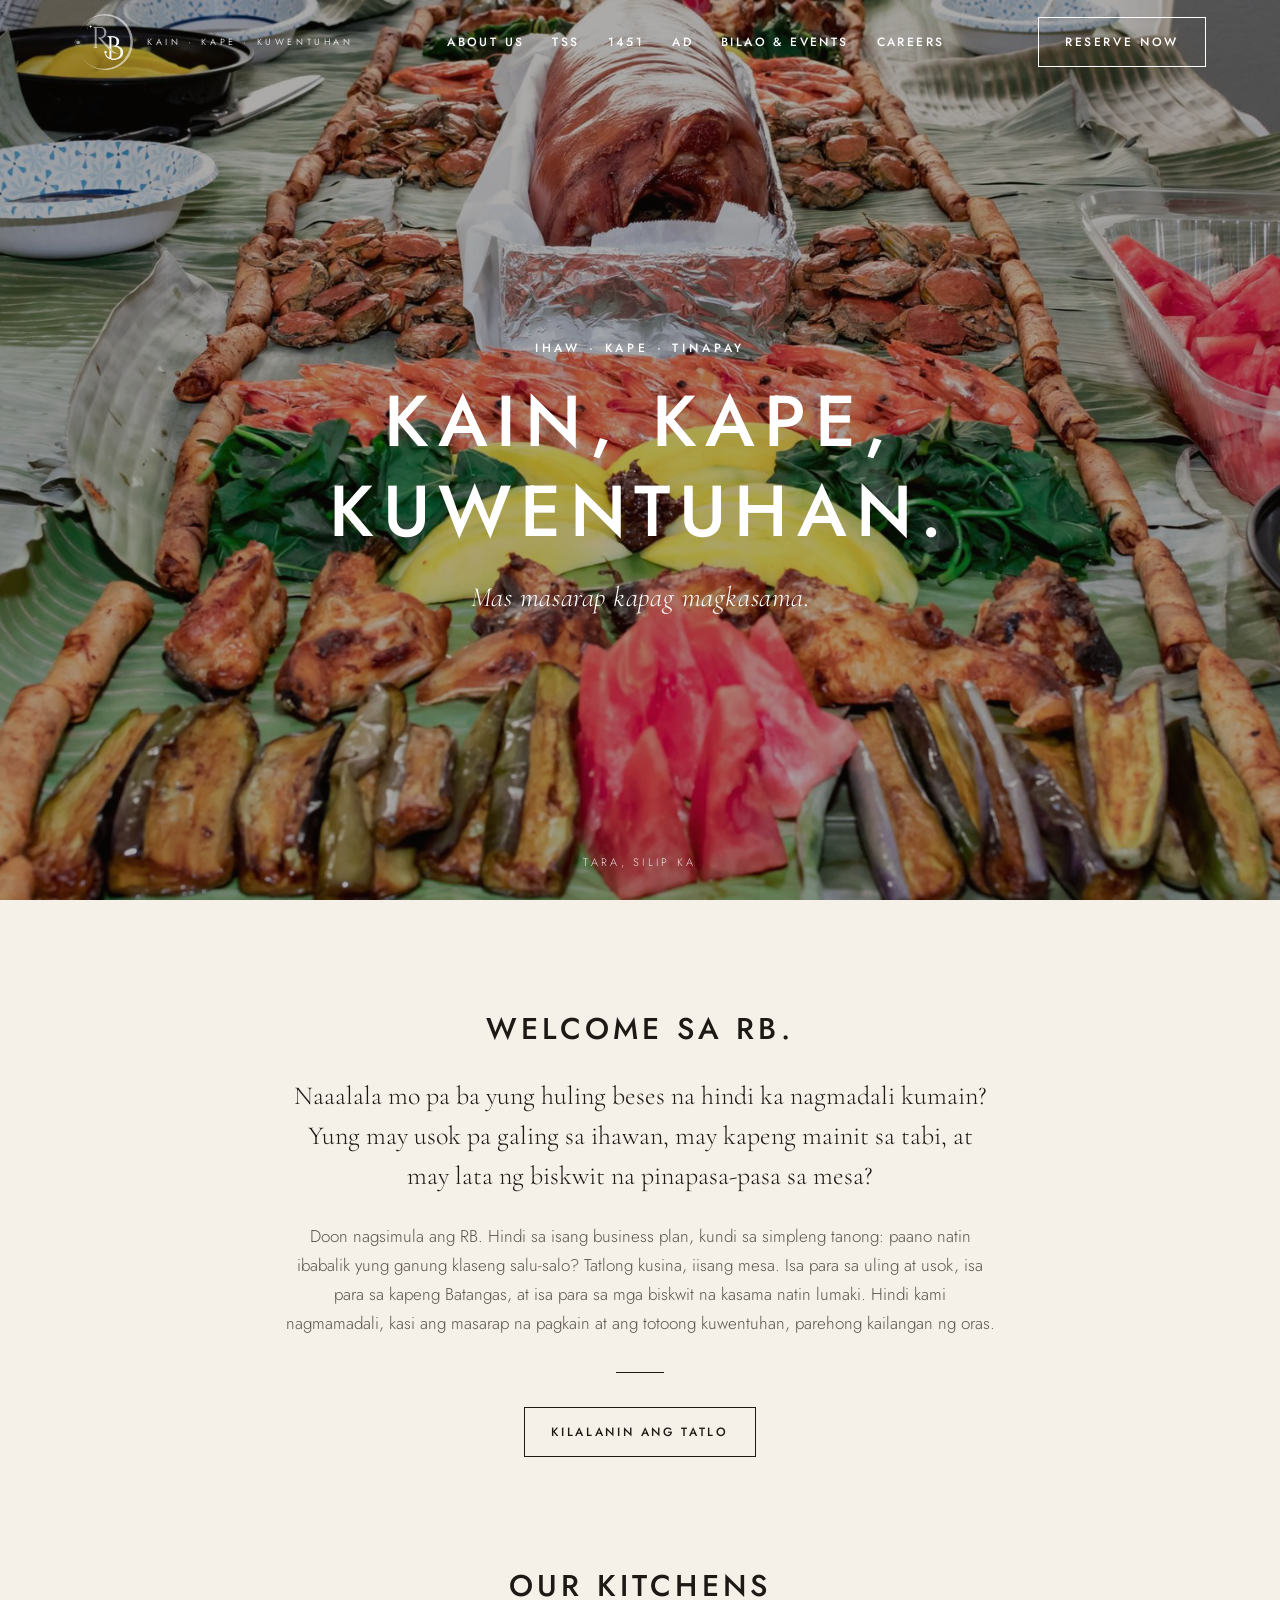
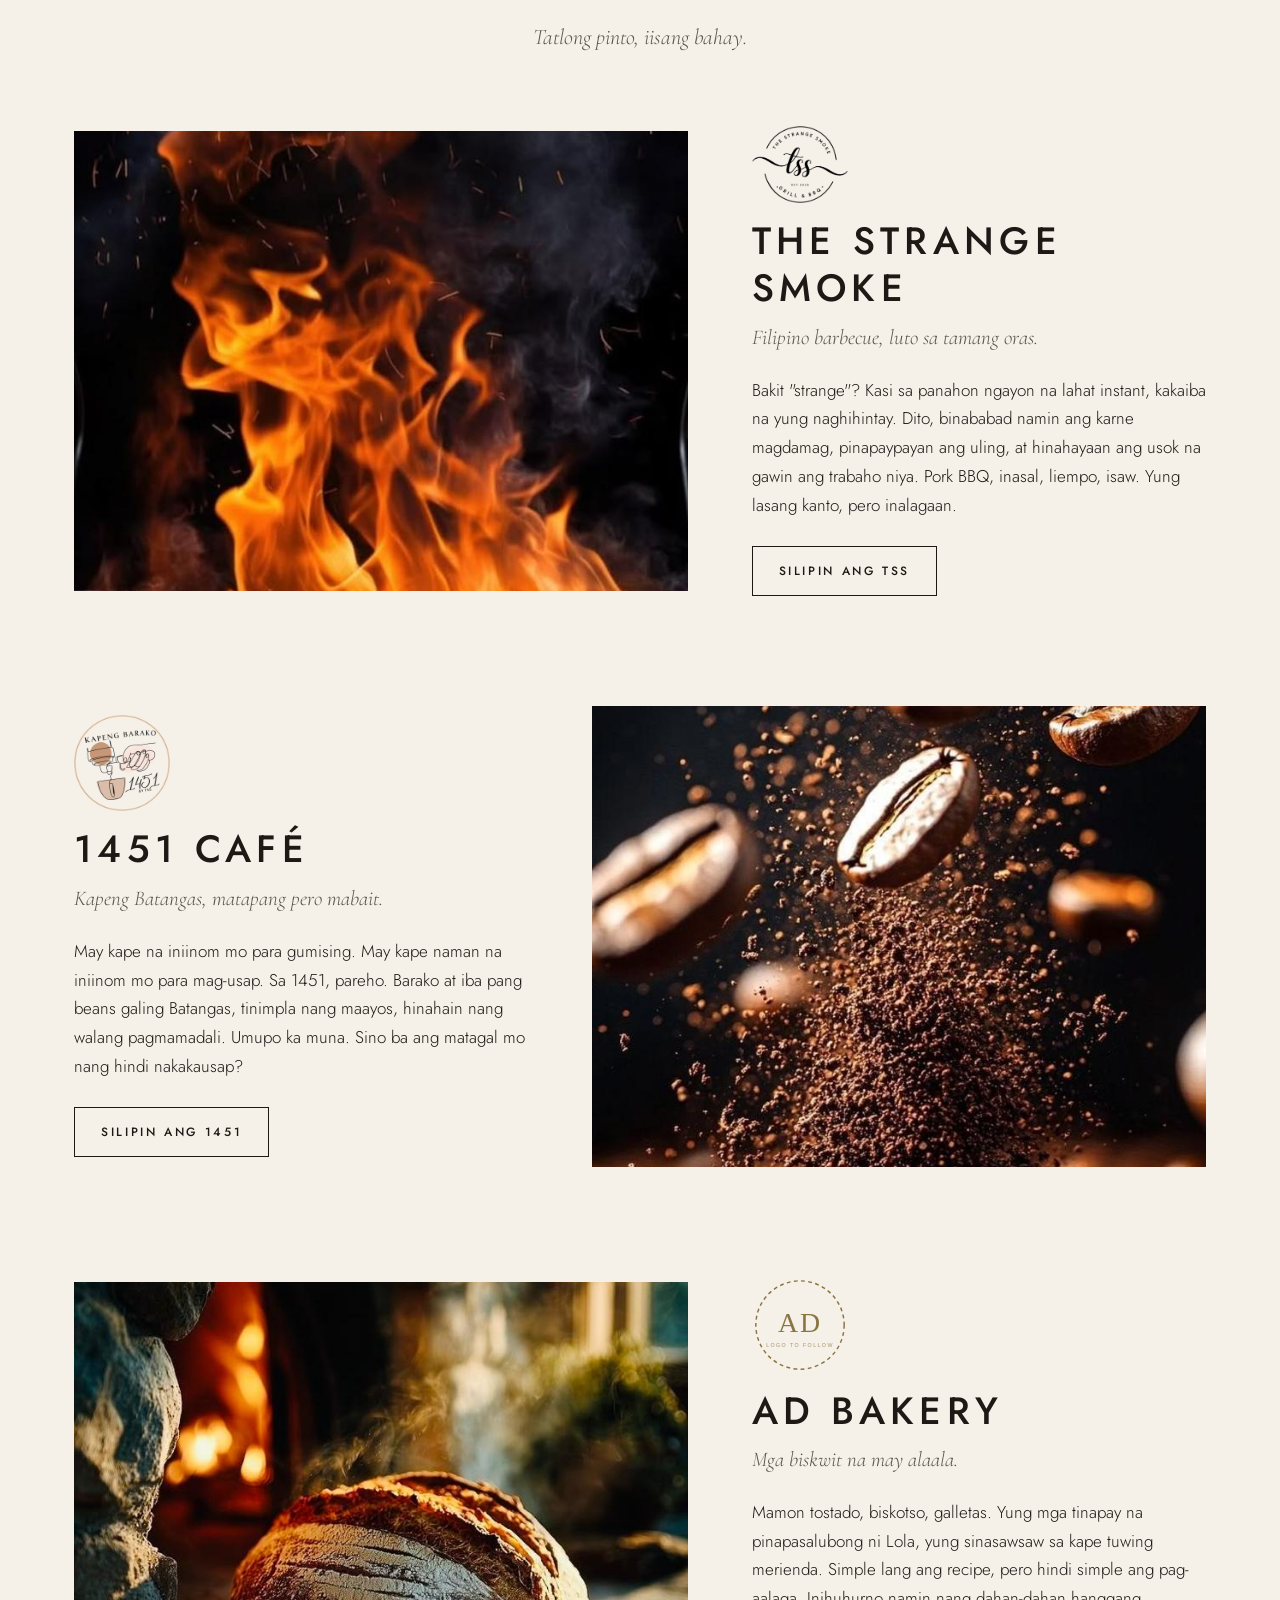
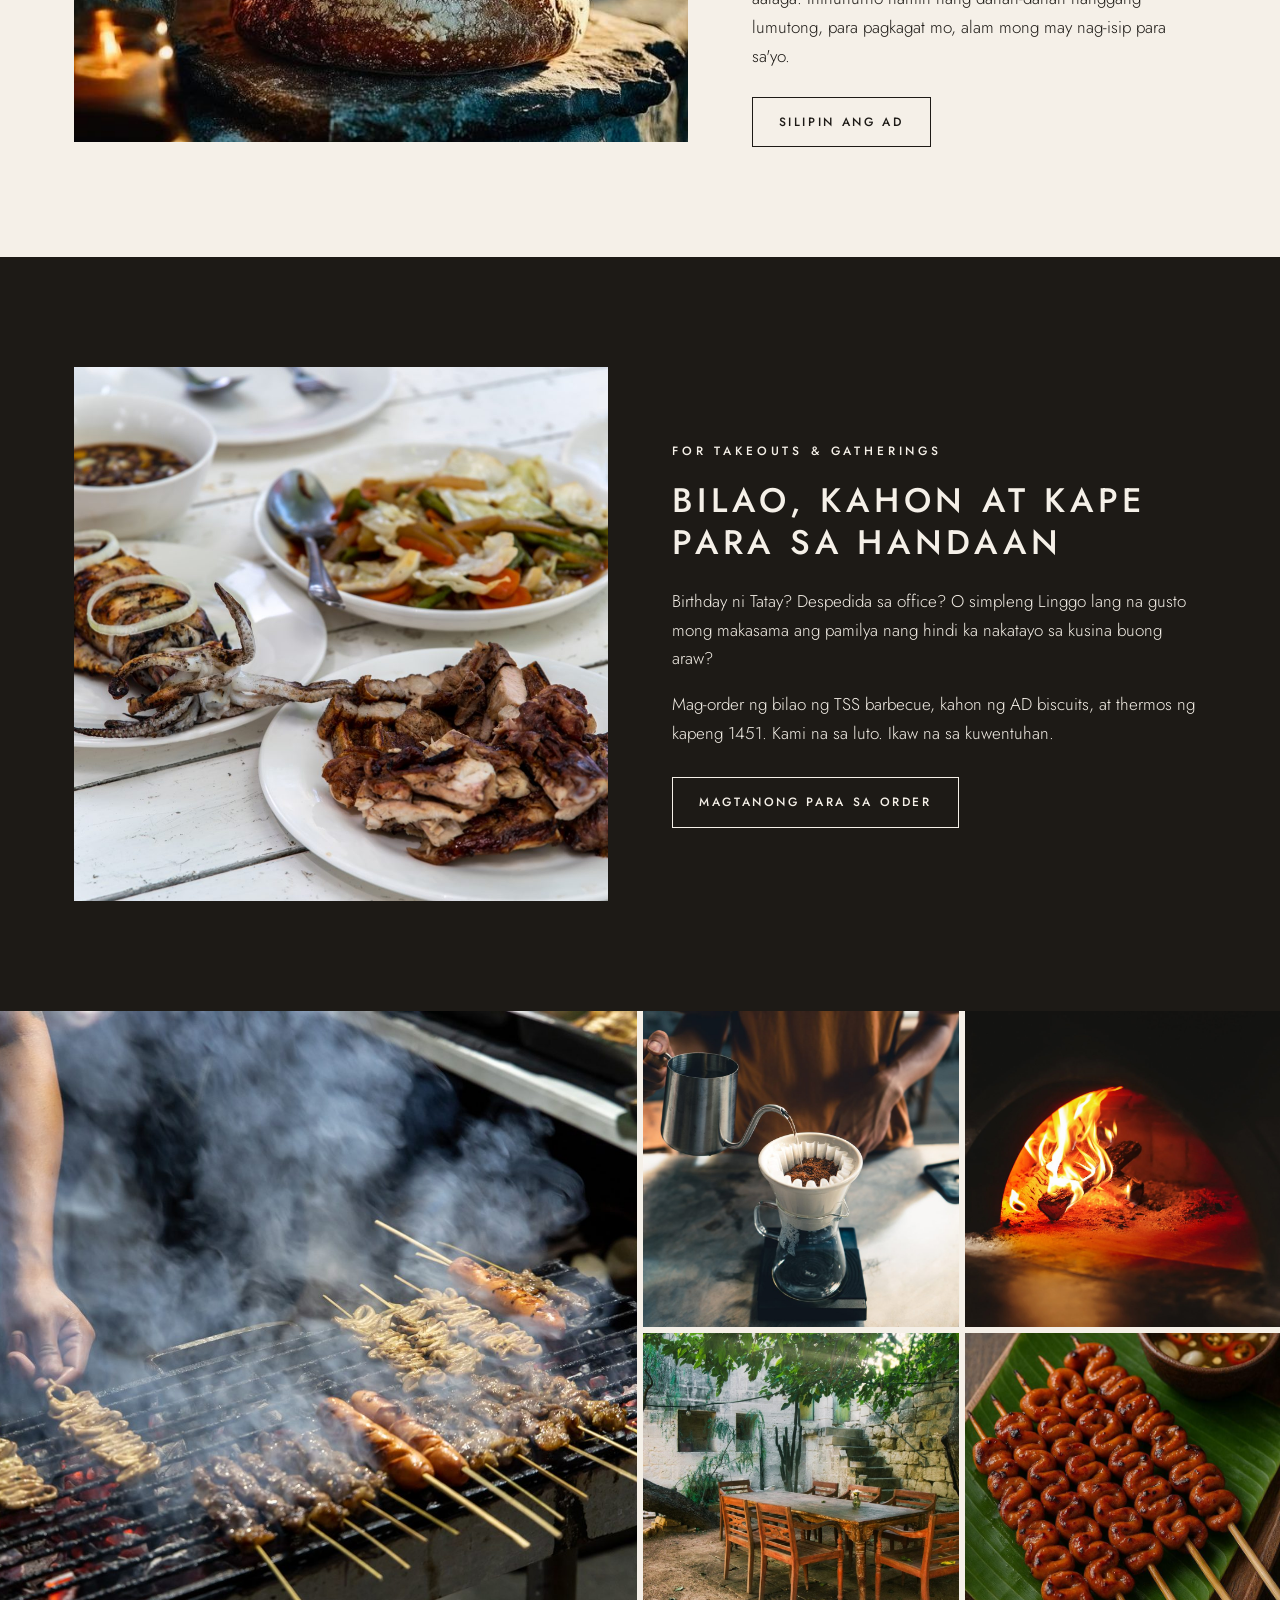
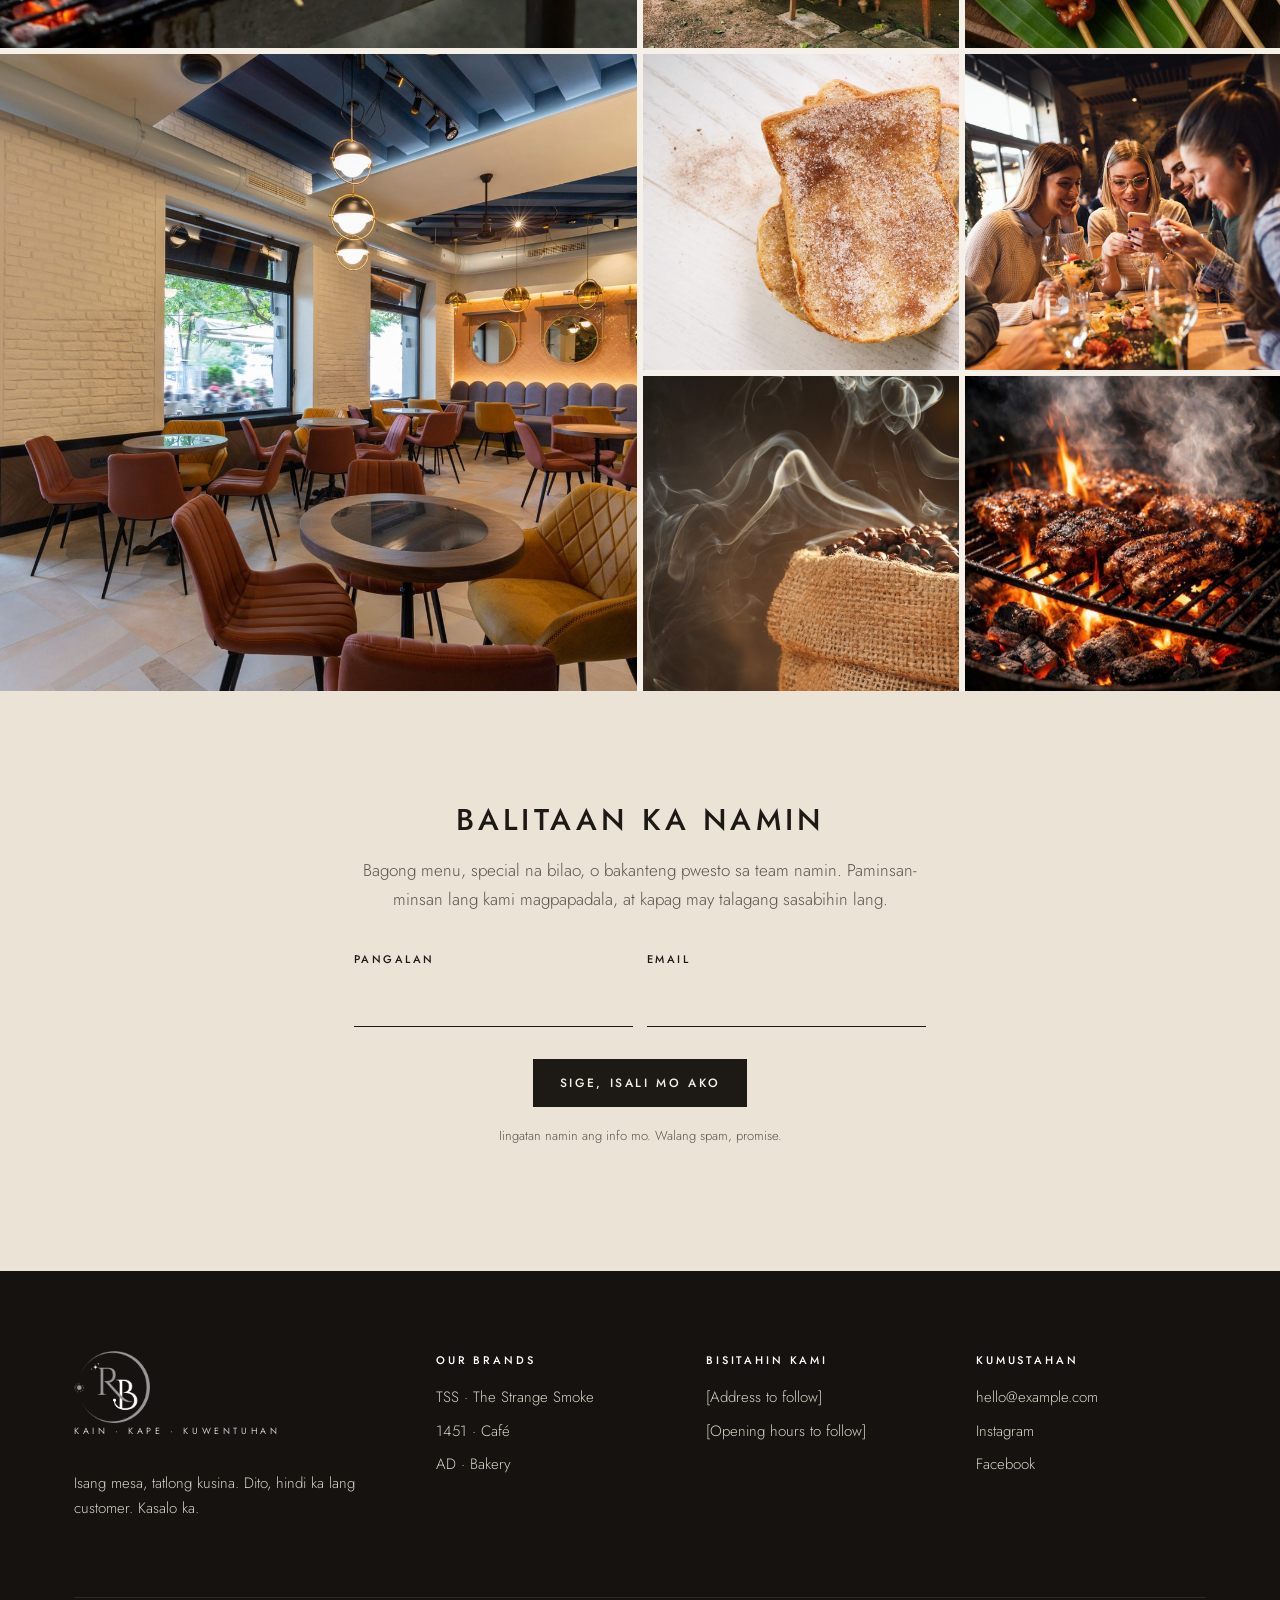
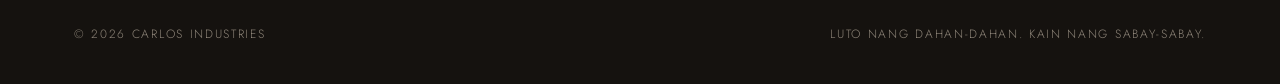
<file: index.html>
<!doctype html>
<html lang="fil">
<head>
<meta charset="utf-8">
<meta name="viewport" content="width=device-width, initial-scale=1">
<title>RB · Kain, Kape, Kuwentuhan</title>
<meta name="description" content="RB: The Strange Smoke (Filipino barbecue), 1451 (Batangas coffee) at AD (Filipino biscuits at mamon). Isang mesa, tatlong kusina.">
<link rel="stylesheet" href="/assets/styles.css">
</head>
<body>
<header class="site-header">
  <div class="wrap header-inner">
    <a class="logo" href="/" aria-label="RB home"><img class="logo-img logo-white" src="/assets/rb-logo-white.png" alt="RB" width="411" height="389"><img class="logo-img logo-color" src="/assets/rb-logo.png" alt="" width="411" height="389"><small>Kain · Kape · Kuwentuhan</small></a>
    <nav class="nav" aria-label="Main">
      <a href="/#about">About Us</a>
      <a href="/tss">TSS</a>
      <a href="/1451">1451</a>
      <a href="/ad">AD</a>
      <a href="/#bilao">Bilao &amp; Events</a>
      <a href="/#updates">Careers</a>
    </nav>
    <a class="btn header-cta" href="/#visit">Reserve Now</a>
    <button class="menu-toggle" data-menu aria-label="Open menu">Menu</button>
  </div>
</header>
<div class="mobile-menu" aria-label="Mobile menu">
  <button class="menu-toggle close" data-menu style="display:block">Isara</button>
  <a href="/">Home</a>
  <a href="/#about">About Us</a>
  <a href="/tss">TSS · The Strange Smoke</a>
  <a href="/1451">1451 · Café</a>
  <a href="/ad">AD · Bakery</a>
  <a href="/#bilao">Bilao &amp; Events</a>
  <a class="btn" href="/#visit">Reserve Now</a>
</div>

<section class="hero" style="padding:0">
  <div class="ph warm photo" role="img" aria-label="Boodle fight sa mahabang mesa" style="background-image:url('/assets/img/home-hero.jpg')"></div>
  <div class="hero-shade"></div>
  <div class="hero-content">
    <p class="eyebrow">Ihaw · Kape · Tinapay</p>
    <h1>Kain, Kape, Kuwentuhan.</h1>
    <p class="sub">Mas masarap kapag magkasama.</p>
  </div>
  <a class="scroll-cue" href="#about">Tara, silip ka</a>
</section>

<section class="intro" id="about">
  <div class="wrap reveal">
    <h2>Welcome sa RB.</h2>
    <p class="lead">Naaalala mo pa ba yung huling beses na hindi ka nagmadali kumain? Yung may usok pa galing sa ihawan, may kapeng mainit sa tabi, at may lata ng biskwit na pinapasa-pasa sa mesa?</p>
    <p class="muted">Doon nagsimula ang RB. Hindi sa isang business plan, kundi sa simpleng tanong: paano natin ibabalik yung ganung klaseng salu-salo? Tatlong kusina, iisang mesa. Isa para sa uling at usok, isa para sa kapeng Batangas, at isa para sa mga biskwit na kasama natin lumaki. Hindi kami nagmamadali, kasi ang masarap na pagkain at ang totoong kuwentuhan, parehong kailangan ng oras.</p>
    <hr class="rule">
    <a class="btn" href="#brands">Kilalanin ang tatlo</a>
  </div>
</section>

<section id="brands" style="padding-top:0">
  <div class="wrap">
    <h2 class="section-title reveal">Our Kitchens</h2>
    <p class="section-kicker reveal">Tatlong pinto, iisang bahay.</p>

    <article class="brand-row reveal">
      <div class="brand-media"><div class="ph tss photo" role="img" aria-label="Ihawan ng TSS" style="background-image:url('/assets/img/tss-hero.jpg')"></div></div>
      <div>
        <img class="brand-logo-inline" src="/assets/tss-logo.png" alt="The Strange Smoke logo" width="480" height="383">
        <h3>The Strange Smoke</h3>
        <p class="tag">Filipino barbecue, luto sa tamang oras.</p>
        <p>Bakit "strange"? Kasi sa panahon ngayon na lahat instant, kakaiba na yung naghihintay. Dito, binababad namin ang karne magdamag, pinapaypayan ang uling, at hinahayaan ang usok na gawin ang trabaho niya. Pork BBQ, inasal, liempo, isaw. Yung lasang kanto, pero inalagaan.</p>
        <a class="btn" href="/tss">Silipin ang TSS</a>
      </div>
    </article>

    <article class="brand-row flip reveal">
      <div class="brand-media"><div class="ph cafe photo" role="img" aria-label="Kape ng 1451" style="background-image:url('/assets/img/1451-hero.jpg')"></div></div>
      <div>
        <img class="brand-logo-inline" src="/assets/1451-logo.png" alt="1451 logo" width="480" height="480">
        <h3>1451 Café</h3>
        <p class="tag">Kapeng Batangas, matapang pero mabait.</p>
        <p>May kape na iniinom mo para gumising. May kape naman na iniinom mo para mag-usap. Sa 1451, pareho. Barako at iba pang beans galing Batangas, tinimpla nang maayos, hinahain nang walang pagmamadali. Umupo ka muna. Sino ba ang matagal mo nang hindi nakakausap?</p>
        <a class="btn" href="/1451">Silipin ang 1451</a>
      </div>
    </article>

    <article class="brand-row reveal">
      <div class="brand-media"><div class="ph rv photo" role="img" aria-label="Tinapay ng AD" style="background-image:url('/assets/img/rb-hero.jpg')"></div></div>
      <div>
        <img class="brand-logo-inline" src="/assets/ad-logo.svg" alt="AD logo (placeholder)" width="200" height="200">
        <h3>AD Bakery</h3>
        <p class="tag">Mga biskwit na may alaala.</p>
        <p>Mamon tostado, biskotso, galletas. Yung mga tinapay na pinapasalubong ni Lola, yung sinasawsaw sa kape tuwing merienda. Simple lang ang recipe, pero hindi simple ang pag-aalaga. Inihuhurno namin nang dahan-dahan hanggang lumutong, para pagkagat mo, alam mong may nag-isip para sa'yo.</p>
        <a class="btn" href="/ad">Silipin ang AD</a>
      </div>
    </article>
  </div>
</section>

<section class="band" id="bilao">
  <div class="wrap band-grid">
    <div class="reveal"><div class="ph tss photo" role="img" aria-label="Handaang Pinoy sa mesa" style="background-image:url('/assets/img/home-handaan.jpg')"></div></div>
    <div class="reveal">
      <p class="eyebrow">For Takeouts &amp; Gatherings</p>
      <h2 style="font-size:clamp(24px,3vw,34px);margin-bottom:22px">Bilao, Kahon at Kape para sa Handaan</h2>
      <p>Birthday ni Tatay? Despedida sa office? O simpleng Linggo lang na gusto mong makasama ang pamilya nang hindi ka nakatayo sa kusina buong araw?</p>
      <p>Mag-order ng bilao ng TSS barbecue, kahon ng AD biscuits, at thermos ng kapeng 1451. Kami na sa luto. Ikaw na sa kuwentuhan.</p>
      <a class="btn" href="#visit" style="margin-top:12px">Magtanong para sa Order</a>
    </div>
  </div>
</section>

<section class="gallery" aria-label="Gallery">
  <div class="gallery-grid">
    <div class="ph tss photo" role="img" aria-label="BBQ sa ihawan" style="background-image:url('/assets/img/gallery-ihawan.jpg')"></div>
    <div class="ph cafe photo" role="img" aria-label="Pour-over na kape" style="background-image:url('/assets/img/gallery-pourover.jpg')"></div>
    <div class="ph rv photo" role="img" aria-label="Apoy sa pugon" style="background-image:url('/assets/img/gallery-oven.jpg')"></div>
    <div class="ph warm photo" role="img" aria-label="Mesang kahoy sa hardin" style="background-image:url('/assets/img/gallery-mesa.jpg')"></div>
    <div class="ph tss photo" role="img" aria-label="Isaw" style="background-image:url('/assets/img/tss-isaw.jpg')"></div>
    <div class="ph cafe photo" role="img" aria-label="Loob ng café" style="background-image:url('/assets/img/gallery-cafe.jpg')"></div>
    <div class="ph rv photo" role="img" aria-label="Mamon tostado" style="background-image:url('/assets/img/rb-mamon-tostado.jpg')"></div>
    <div class="ph warm photo" role="img" aria-label="Magkakaibigang nagsasalo" style="background-image:url('/assets/img/gallery-salusalo.jpg')"></div>
    <div class="ph cafe photo" role="img" aria-label="Butil ng barako sa sako" style="background-image:url('/assets/img/gallery-barako-beans.jpg')"></div>
    <div class="ph tss photo" role="img" aria-label="Liempo" style="background-image:url('/assets/img/tss-liempo.jpg')"></div>
  </div>
</section>

<section class="newsletter" id="updates">
  <div class="wrap reveal">
    <h2 class="section-title">Balitaan Ka Namin</h2>
    <p class="muted">Bagong menu, special na bilao, o bakanteng pwesto sa team namin. Paminsan-minsan lang kami magpapadala, at kapag may talagang sasabihin lang.</p>
    <form class="form">
      <div><label for="n">Pangalan</label><input id="n" name="name" required autocomplete="name"></div>
      <div><label for="e">Email</label><input id="e" name="email" type="email" required autocomplete="email"></div>
      <div class="full"><button class="btn btn-solid" type="submit">Sige, Isali Mo Ako</button>
        <p class="form-note">Iingatan namin ang info mo. Walang spam, promise.</p></div>
    </form>
    <p class="form-thanks">Salamat! Kita-kits sa mesa.</p>
  </div>
</section>
<footer class="site-footer" id="visit">
  <div class="wrap">
    <div class="footer-grid">
      <div>
        <a class="logo" href="/" aria-label="RB home"><img class="logo-img logo-white" src="/assets/rb-logo-white.png" alt="RB" width="411" height="389"><img class="logo-img logo-color" src="/assets/rb-logo.png" alt="" width="411" height="389"><small>Kain · Kape · Kuwentuhan</small></a>
        <p>Isang mesa, tatlong kusina. Dito, hindi ka lang customer. Kasalo ka.</p>
      </div>
      <div>
        <h4>Our Brands</h4>
        <ul>
          <li><a href="/tss">TSS · The Strange Smoke</a></li>
          <li><a href="/1451">1451 · Café</a></li>
          <li><a href="/ad">AD · Bakery</a></li>
        </ul>
      </div>
      <div>
        <h4>Bisitahin Kami</h4>
        <ul>
          <li>[Address to follow]</li>
          <li>[Opening hours to follow]</li>
        </ul>
      </div>
      <div>
        <h4>Kumustahan</h4>
        <ul>
          <li><a href="mailto:hello@example.com">hello@example.com</a></li>
          <li><a href="#">Instagram</a></li>
          <li><a href="#">Facebook</a></li>
        </ul>
      </div>
    </div>
    <div class="footer-base">
      <span>© <span id="year">2026</span> Carlos Industries</span>
      <span>Luto nang dahan-dahan. Kain nang sabay-sabay.</span>
    </div>
  </div>
</footer>
<script src="/assets/main.js"></script>
</body>
</html>
</file>
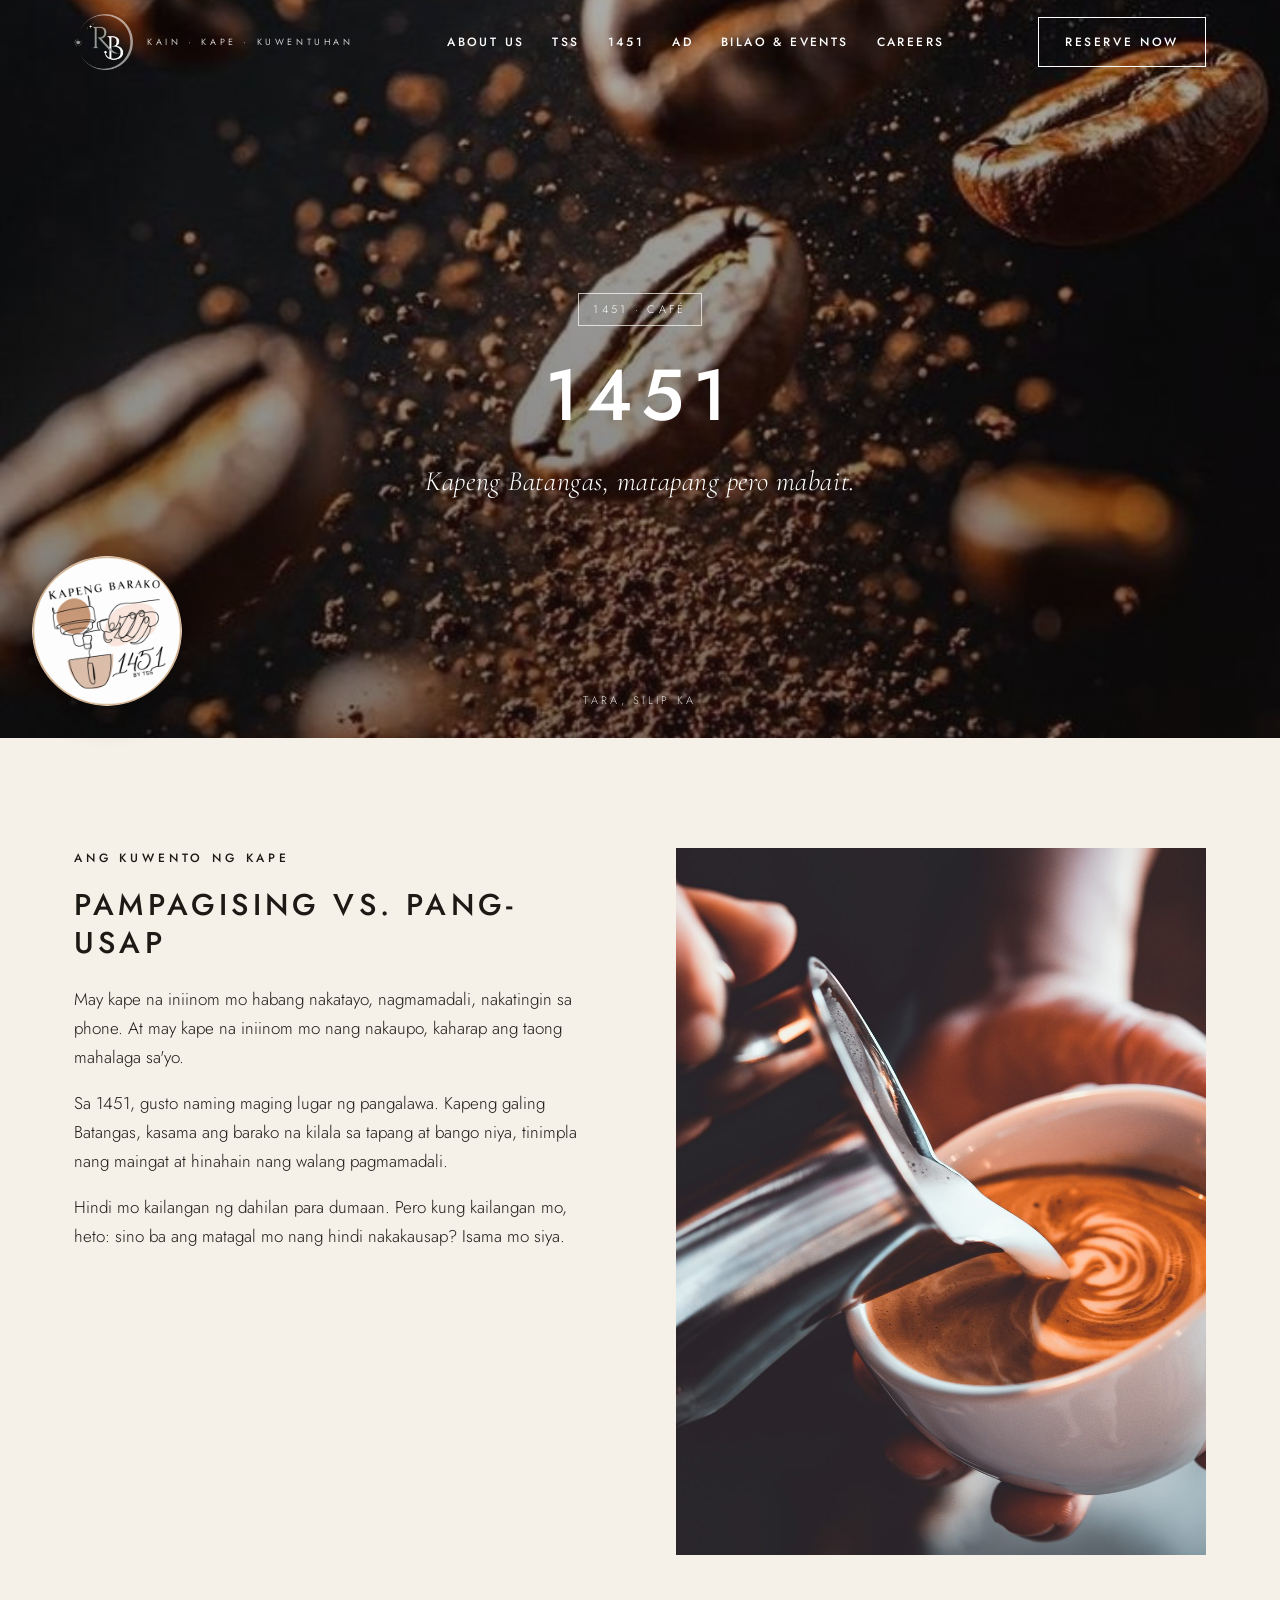
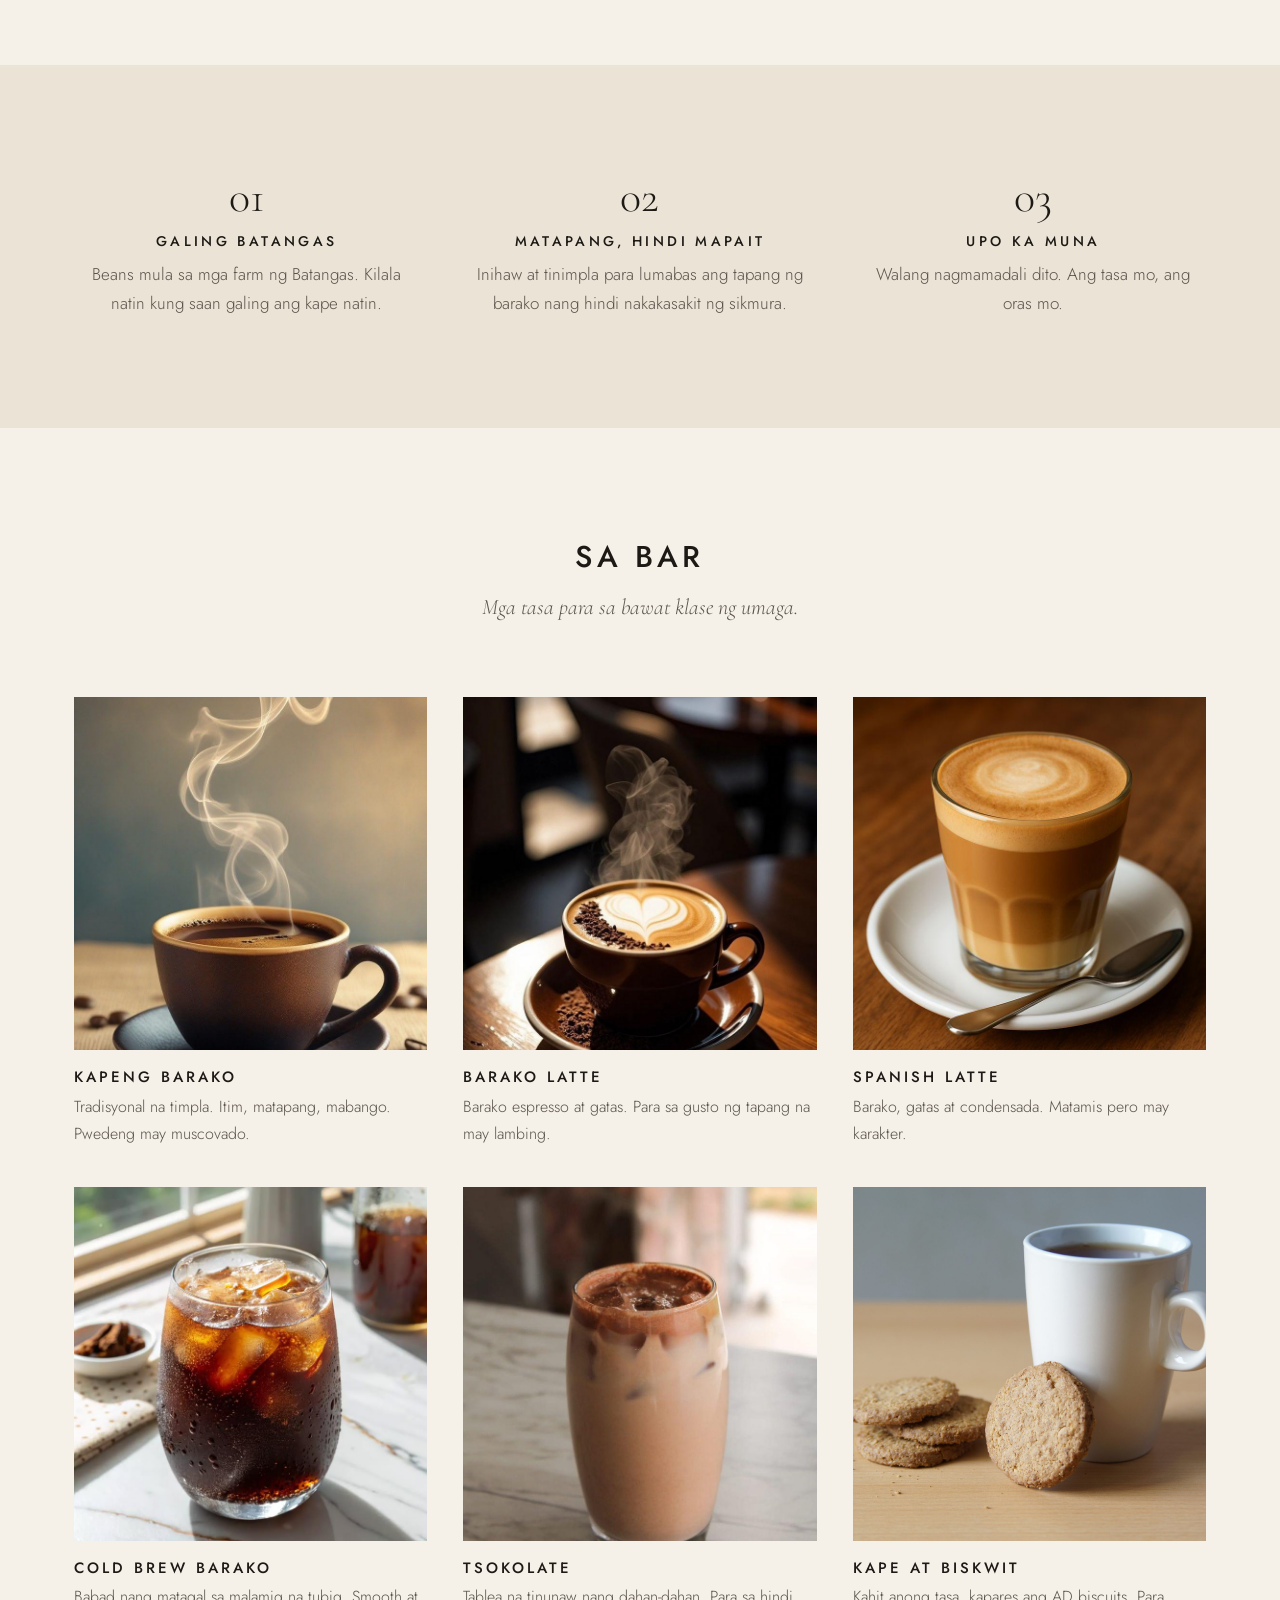
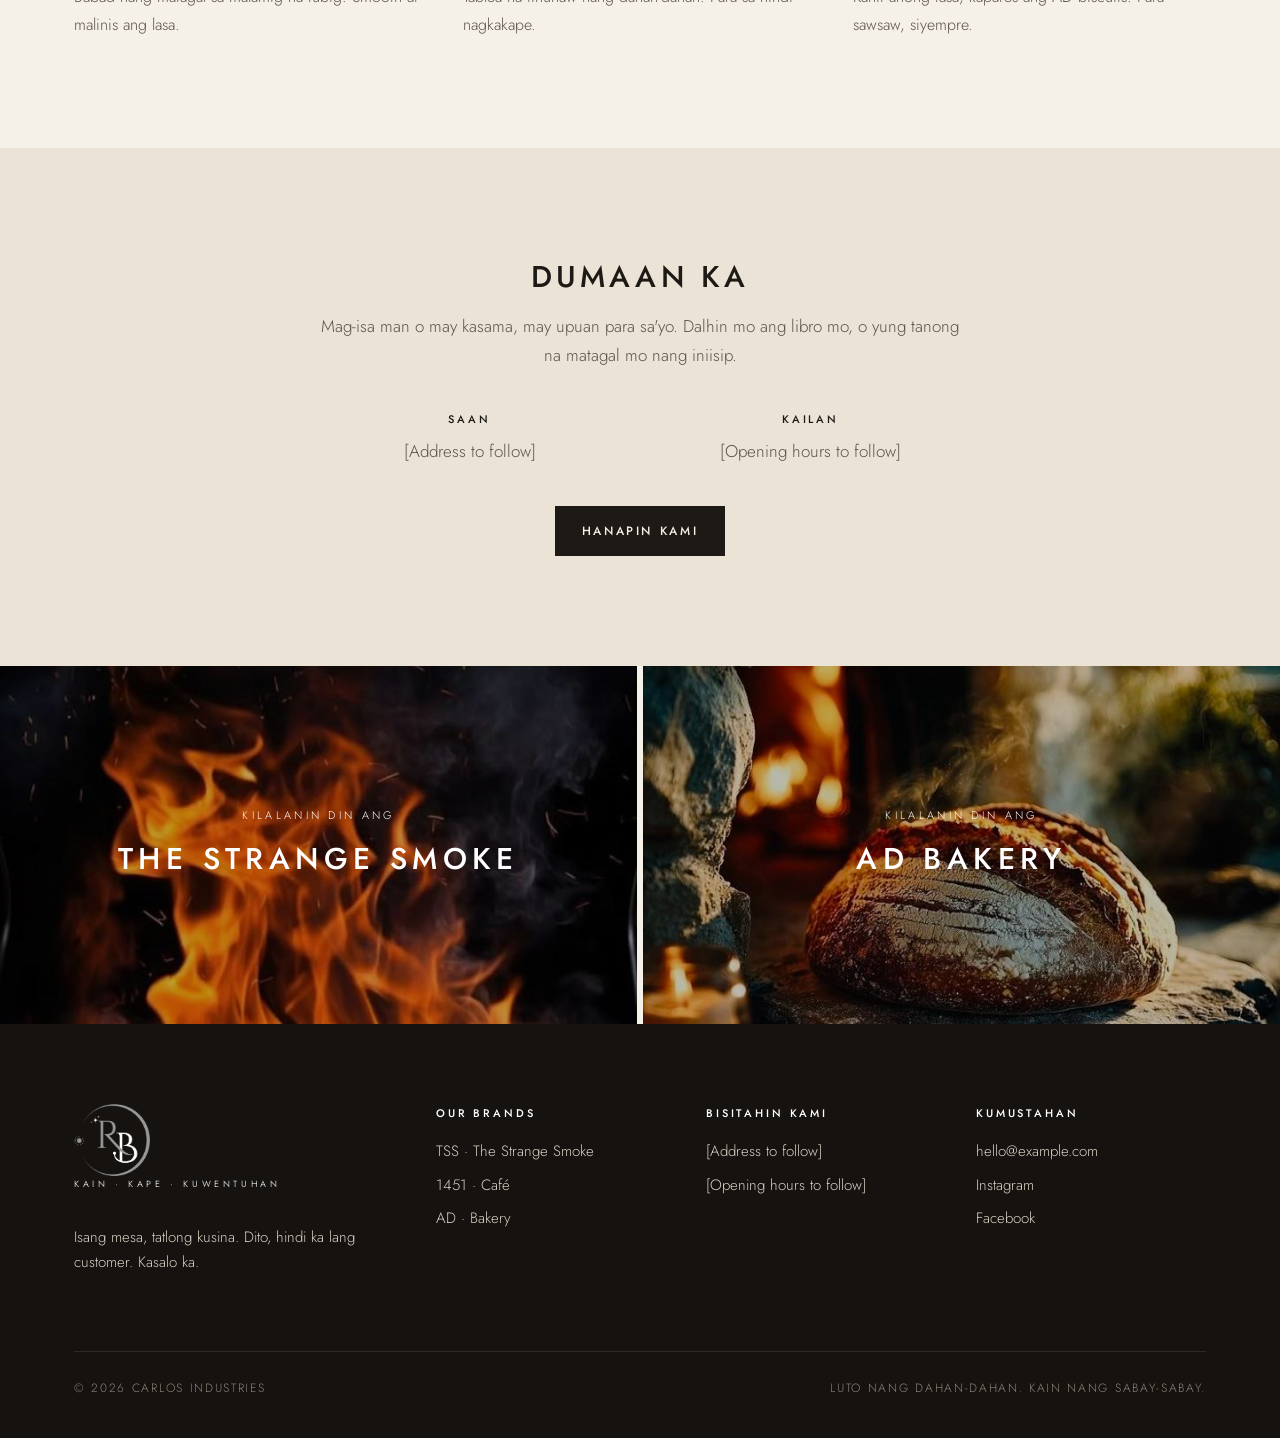
<file: 1451.html>
<!doctype html>
<html lang="fil">
<head>
<meta charset="utf-8">
<meta name="viewport" content="width=device-width, initial-scale=1">
<title>1451 Café · Kapeng Batangas · RB</title>
<meta name="description" content="1451 Café: kapeng barako at iba pang beans galing Batangas, hinahain nang walang pagmamadali.">
<link rel="stylesheet" href="/assets/styles.css">
</head>
<body>
<header class="site-header">
  <div class="wrap header-inner">
    <a class="logo" href="/" aria-label="RB home"><img class="logo-img logo-white" src="/assets/rb-logo-white.png" alt="RB" width="411" height="389"><img class="logo-img logo-color" src="/assets/rb-logo.png" alt="" width="411" height="389"><small>Kain · Kape · Kuwentuhan</small></a>
    <nav class="nav" aria-label="Main">
      <a href="/#about">About Us</a>
      <a href="/tss">TSS</a>
      <a href="/1451">1451</a>
      <a href="/ad">AD</a>
      <a href="/#bilao">Bilao &amp; Events</a>
      <a href="/#updates">Careers</a>
    </nav>
    <a class="btn header-cta" href="/#visit">Reserve Now</a>
    <button class="menu-toggle" data-menu aria-label="Open menu">Menu</button>
  </div>
</header>
<div class="mobile-menu" aria-label="Mobile menu">
  <button class="menu-toggle close" data-menu style="display:block">Isara</button>
  <a href="/">Home</a>
  <a href="/#about">About Us</a>
  <a href="/tss">TSS · The Strange Smoke</a>
  <a href="/1451">1451 · Café</a>
  <a href="/ad">AD · Bakery</a>
  <a href="/#bilao">Bilao &amp; Events</a>
  <a class="btn" href="/#visit">Reserve Now</a>
</div>

<section class="hero brand-hero" style="padding:0">
  <img class="hero-img" src="/assets/img/1451-hero.jpg" alt="Barako beans at giniling na kape" width="718" height="1280">
  <div class="hero-shade"></div>
  <img class="brand-logo-corner" src="/assets/1451-logo-badge.png" alt="1451 logo" width="360" height="360">
  <div class="hero-content">
    <span class="badge">1451 · Café</span>
    <h1>1451</h1>
    <p class="sub">Kapeng Batangas, matapang pero mabait.</p>
  </div>
  <a class="scroll-cue" href="#story">Tara, silip ka</a>
</section>

<section id="story">
  <div class="wrap story">
    <div class="reveal">
      <p class="eyebrow">Ang Kuwento ng Kape</p>
      <h2>Pampagising vs. Pang-usap</h2>
      <p>May kape na iniinom mo habang nakatayo, nagmamadali, nakatingin sa phone. At may kape na iniinom mo nang nakaupo, kaharap ang taong mahalaga sa'yo.</p><p>Sa 1451, gusto naming maging lugar ng pangalawa. Kapeng galing Batangas, kasama ang barako na kilala sa tapang at bango niya, tinimpla nang maingat at hinahain nang walang pagmamadali.</p><p>Hindi mo kailangan ng dahilan para dumaan. Pero kung kailangan mo, heto: sino ba ang matagal mo nang hindi nakakausap? Isama mo siya.</p>
    </div>
    <div class="reveal"><div class="ph cafe photo" role="img" aria-label="Barista na nagbubuhos ng kape" style="background-image:url('/assets/img/1451-barista.jpg')"></div></div>
  </div>
</section>

<section style="background:var(--paper-2)">
  <div class="wrap">
    <div class="pillars">
      <div class="reveal"><div class="num">01</div><h3>Galing Batangas</h3><p>Beans mula sa mga farm ng Batangas. Kilala natin kung saan galing ang kape natin.</p></div><div class="reveal"><div class="num">02</div><h3>Matapang, Hindi Mapait</h3><p>Inihaw at tinimpla para lumabas ang tapang ng barako nang hindi nakakasakit ng sikmura.</p></div><div class="reveal"><div class="num">03</div><h3>Upo Ka Muna</h3><p>Walang nagmamadali dito. Ang tasa mo, ang oras mo.</p></div>
    </div>
  </div>
</section>

<section>
  <div class="wrap">
    <h2 class="section-title reveal">Sa Bar</h2>
    <p class="section-kicker reveal">Mga tasa para sa bawat klase ng umaga.</p>
    <div class="menu-list">
      <div class="menu-item reveal"><img class="menu-photo" src="/assets/img/1451-kapeng-barako.jpg" alt="Itim na kapeng barako sa tasa" width="736" height="1120" loading="lazy"><h3>Kapeng Barako</h3><p>Tradisyonal na timpla. Itim, matapang, mabango. Pwedeng may muscovado.</p></div><div class="menu-item reveal"><img class="menu-photo" src="/assets/img/1451-barako-latte.jpg" alt="Barako latte na may heart latte art" width="736" height="1104" loading="lazy"><h3>Barako Latte</h3><p>Barako espresso at gatas. Para sa gusto ng tapang na may lambing.</p></div><div class="menu-item reveal"><img class="menu-photo" src="/assets/img/1451-spanish-latte.jpg" alt="Spanish latte sa baso" width="736" height="736" loading="lazy"><h3>Spanish Latte</h3><p>Barako, gatas at condensada. Matamis pero may karakter.</p></div><div class="menu-item reveal"><img class="menu-photo" src="/assets/img/1451-cold-brew.jpg" alt="Cold brew barako na may yelo" width="736" height="736" loading="lazy"><h3>Cold Brew Barako</h3><p>Babad nang matagal sa malamig na tubig. Smooth at malinis ang lasa.</p></div><div class="menu-item reveal"><img class="menu-photo" src="/assets/img/1451-tsokolate.jpg" alt="Iced tsokolate sa baso" width="735" height="981" loading="lazy"><h3>Tsokolate</h3><p>Tablea na tinunaw nang dahan-dahan. Para sa hindi nagkakape.</p></div><div class="menu-item reveal"><div class="ph cafe photo" role="img" aria-label="Kape at biskwit" style="background-image:url('/assets/img/1451-kape-biskwit.jpg')"></div><h3>Kape at Biskwit</h3><p>Kahit anong tasa, kapares ang AD biscuits. Para sawsaw, siyempre.</p></div>
    </div>
  </div>
</section>

<section class="visit" style="background:var(--paper-2)">
  <div class="wrap reveal">
    <h2 class="section-title">Dumaan Ka</h2>
    <p class="muted">Mag-isa man o may kasama, may upuan para sa'yo. Dalhin mo ang libro mo, o yung tanong na matagal mo nang iniisip.</p>
    <div class="visit-grid">
      <div><h4>Saan</h4><p>[Address to follow]</p></div>
      <div><h4>Kailan</h4><p>[Opening hours to follow]</p></div>
    </div>
    <a class="btn btn-solid" href="/#visit">Hanapin Kami</a>
  </div>
</section>

<section class="next-brands" aria-label="Other kitchens">
  <a href="/tss"><div class="ph tss photo" role="img" aria-label="The Strange Smoke" style="background-image:url('/assets/img/tss-hero.jpg')"></div><div class="label"><span>Kilalanin din ang</span><strong>The Strange Smoke</strong></div></a>
  <a href="/ad"><div class="ph rv photo" role="img" aria-label="AD Bakery" style="background-image:url('/assets/img/rb-hero.jpg')"></div><div class="label"><span>Kilalanin din ang</span><strong>AD Bakery</strong></div></a>
</section>
<footer class="site-footer" id="visit">
  <div class="wrap">
    <div class="footer-grid">
      <div>
        <a class="logo" href="/" aria-label="RB home"><img class="logo-img logo-white" src="/assets/rb-logo-white.png" alt="RB" width="411" height="389"><img class="logo-img logo-color" src="/assets/rb-logo.png" alt="" width="411" height="389"><small>Kain · Kape · Kuwentuhan</small></a>
        <p>Isang mesa, tatlong kusina. Dito, hindi ka lang customer. Kasalo ka.</p>
      </div>
      <div>
        <h4>Our Brands</h4>
        <ul>
          <li><a href="/tss">TSS · The Strange Smoke</a></li>
          <li><a href="/1451">1451 · Café</a></li>
          <li><a href="/ad">AD · Bakery</a></li>
        </ul>
      </div>
      <div>
        <h4>Bisitahin Kami</h4>
        <ul>
          <li>[Address to follow]</li>
          <li>[Opening hours to follow]</li>
        </ul>
      </div>
      <div>
        <h4>Kumustahan</h4>
        <ul>
          <li><a href="mailto:hello@example.com">hello@example.com</a></li>
          <li><a href="#">Instagram</a></li>
          <li><a href="#">Facebook</a></li>
        </ul>
      </div>
    </div>
    <div class="footer-base">
      <span>© <span id="year">2026</span> Carlos Industries</span>
      <span>Luto nang dahan-dahan. Kain nang sabay-sabay.</span>
    </div>
  </div>
</footer>
<script src="/assets/main.js"></script>
</body>
</html>
</file>
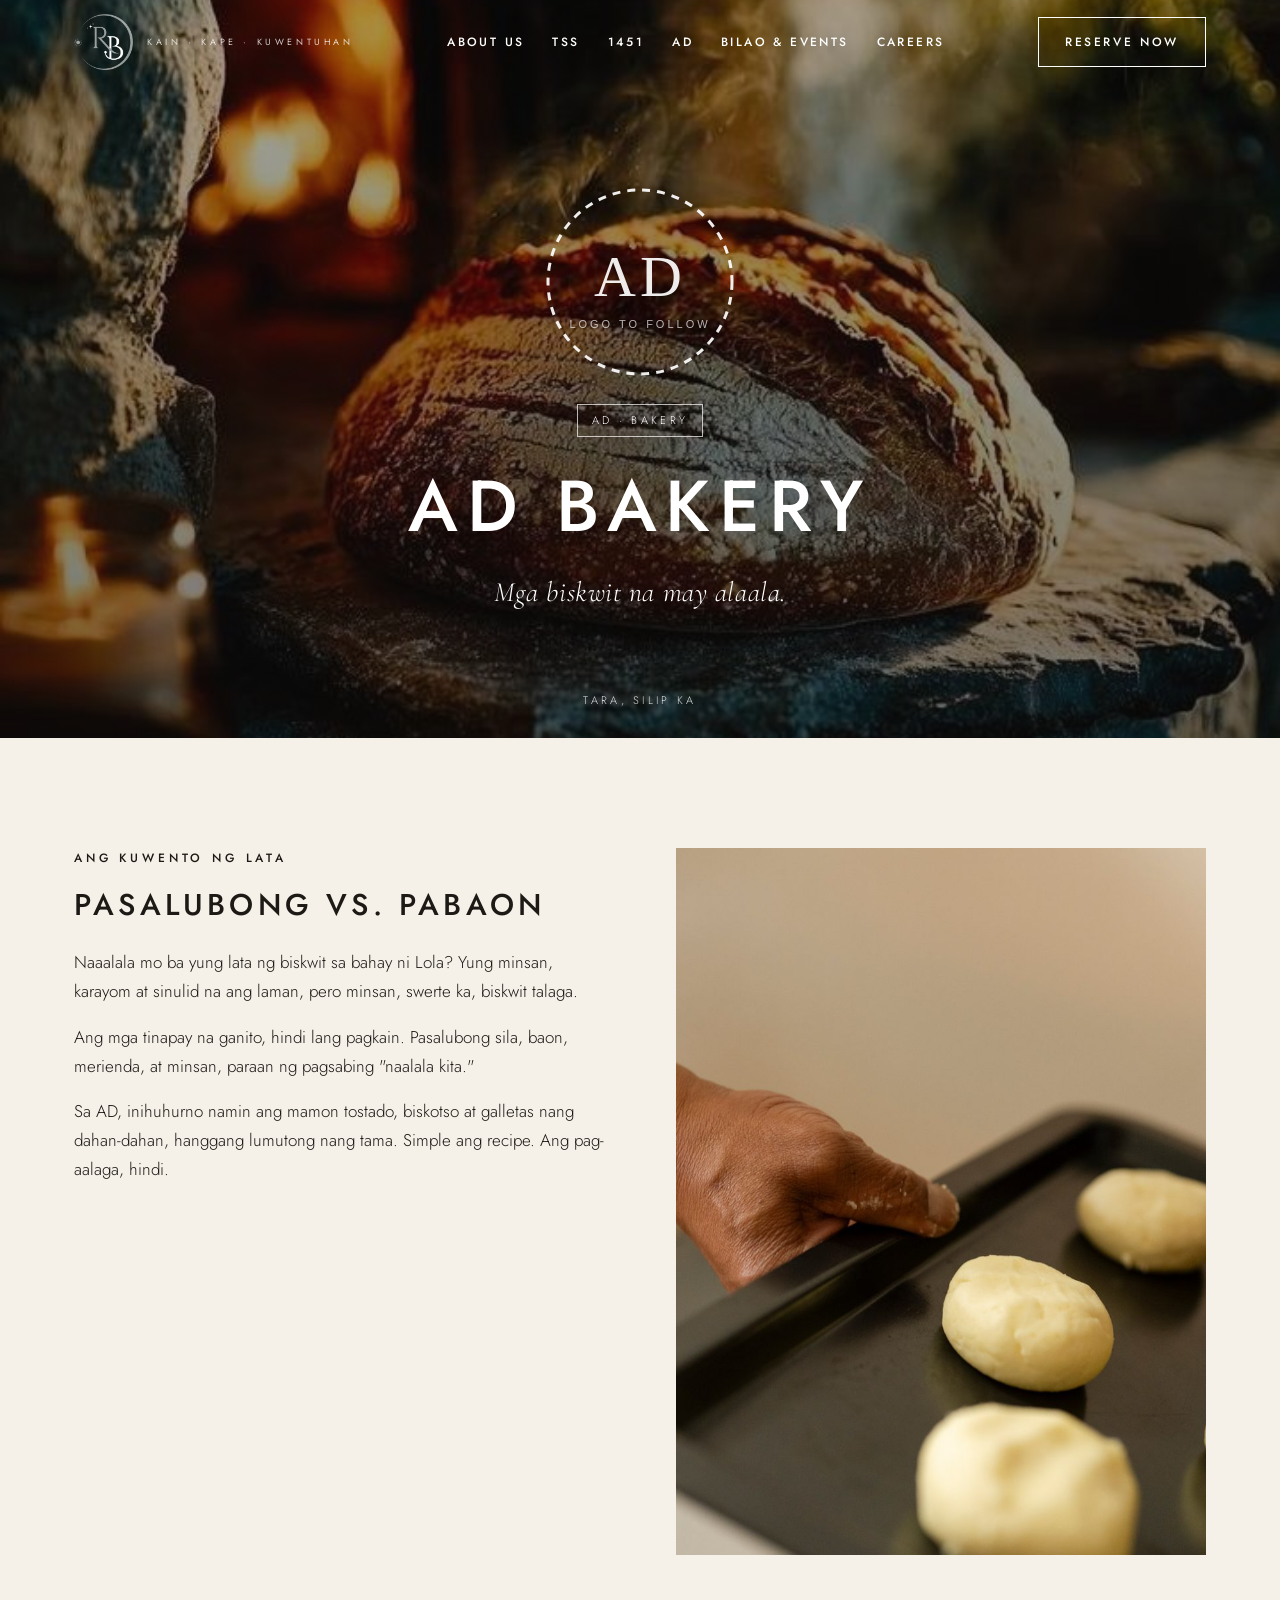
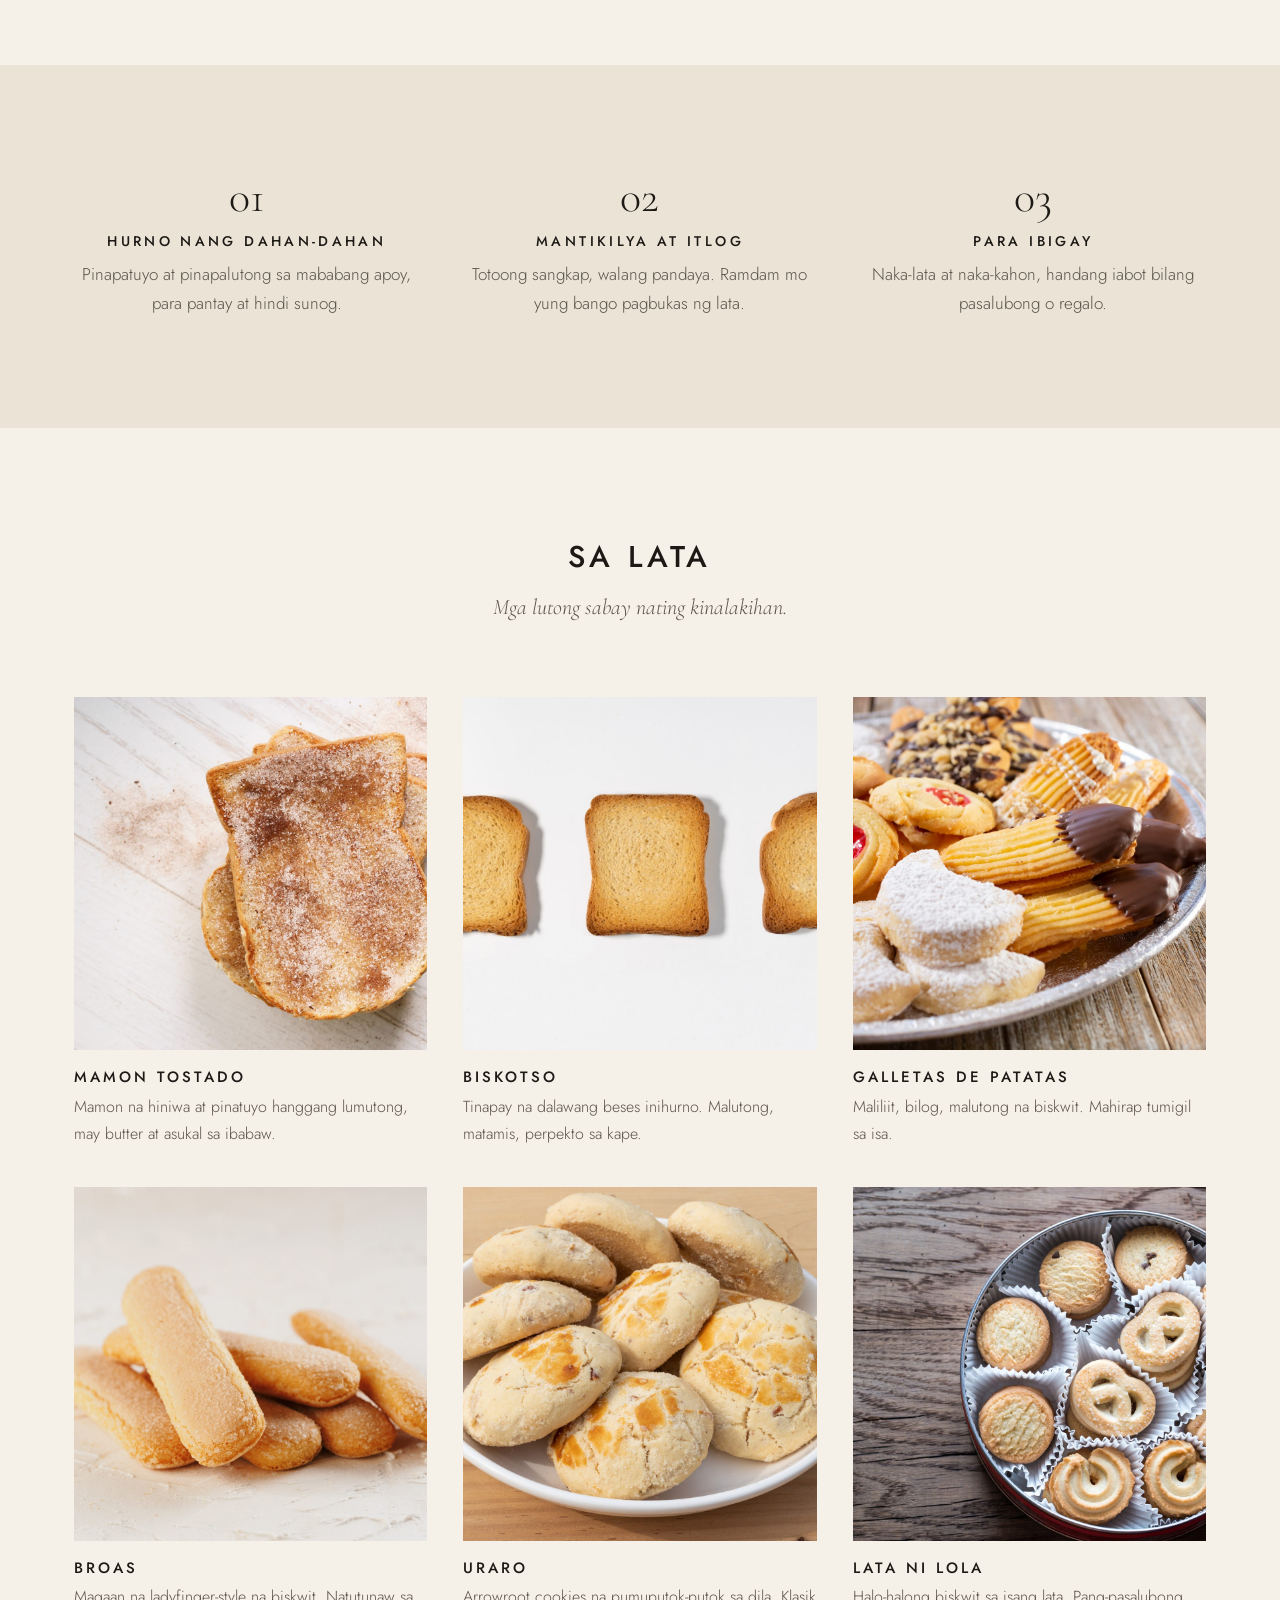
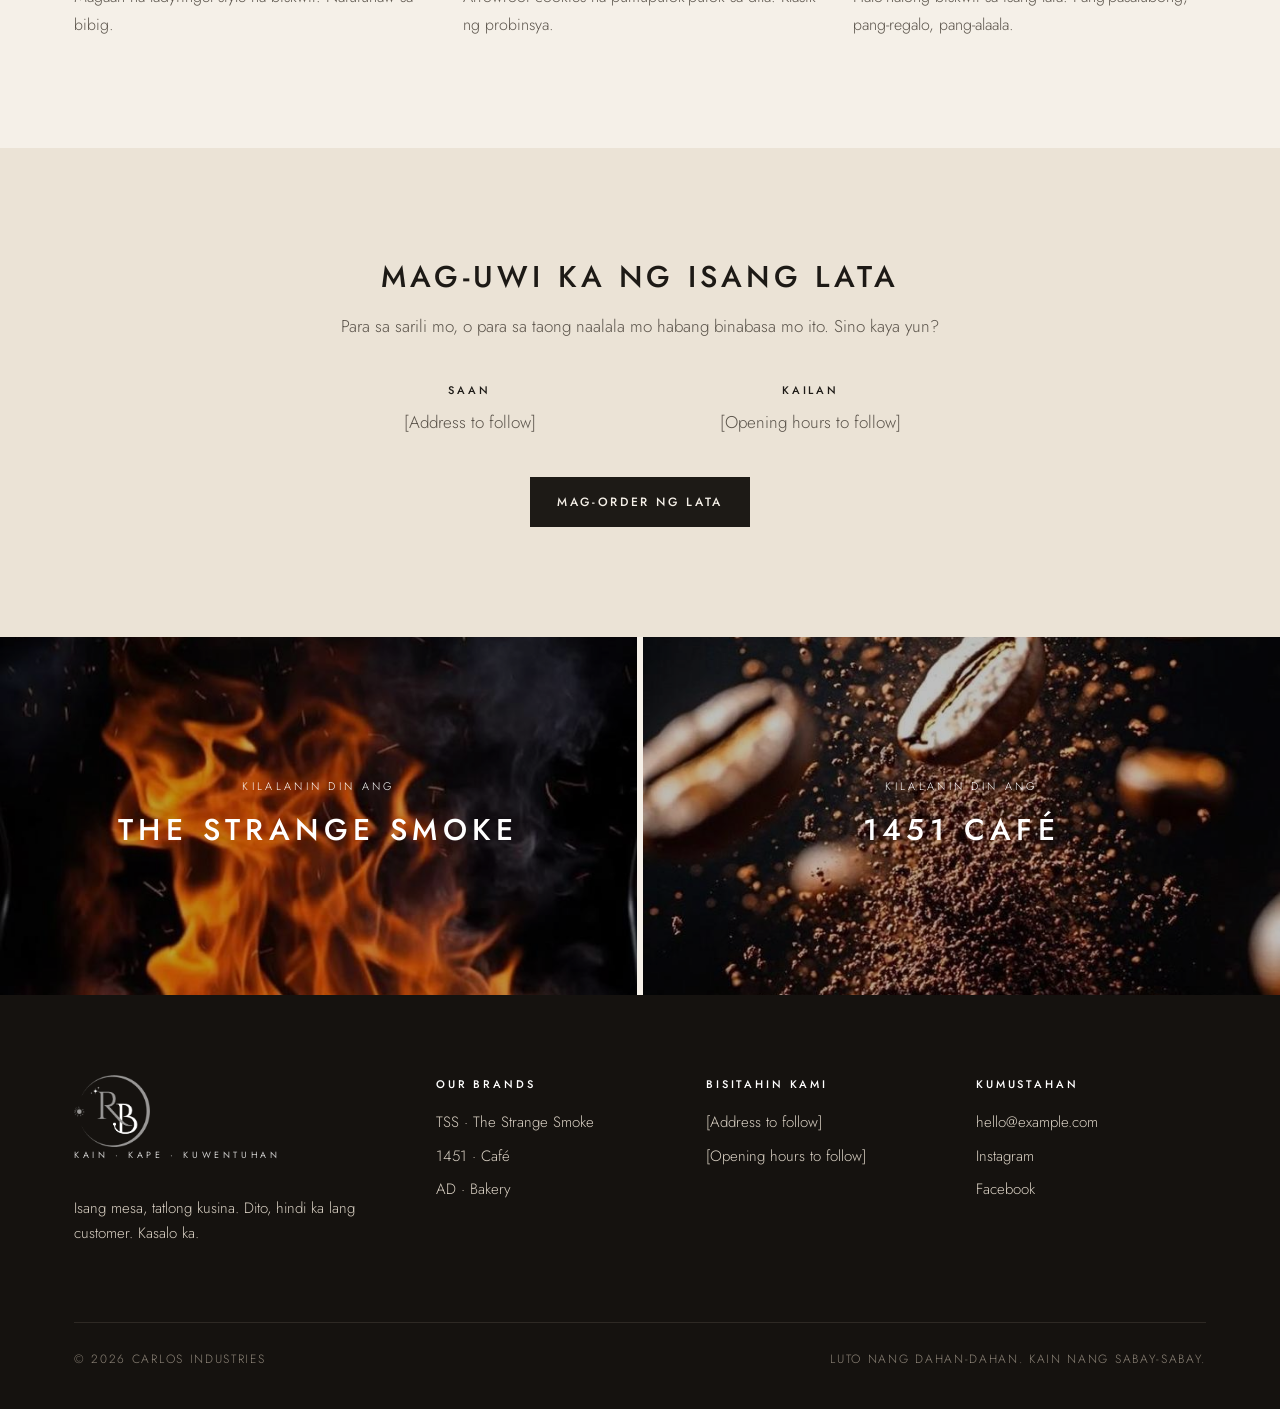
<file: ad.html>
<!doctype html>
<html lang="fil">
<head>
<meta charset="utf-8">
<meta name="viewport" content="width=device-width, initial-scale=1">
<title>AD Bakery · Filipino Biscuits · RB</title>
<meta name="description" content="AD Bakery: mamon tostado, biskotso, galletas at iba pang Filipino biscuits na inihurno nang dahan-dahan.">
<link rel="stylesheet" href="/assets/styles.css">
</head>
<body>
<header class="site-header">
  <div class="wrap header-inner">
    <a class="logo" href="/" aria-label="RB home"><img class="logo-img logo-white" src="/assets/rb-logo-white.png" alt="RB" width="411" height="389"><img class="logo-img logo-color" src="/assets/rb-logo.png" alt="" width="411" height="389"><small>Kain · Kape · Kuwentuhan</small></a>
    <nav class="nav" aria-label="Main">
      <a href="/#about">About Us</a>
      <a href="/tss">TSS</a>
      <a href="/1451">1451</a>
      <a href="/ad">AD</a>
      <a href="/#bilao">Bilao &amp; Events</a>
      <a href="/#updates">Careers</a>
    </nav>
    <a class="btn header-cta" href="/#visit">Reserve Now</a>
    <button class="menu-toggle" data-menu aria-label="Open menu">Menu</button>
  </div>
</header>
<div class="mobile-menu" aria-label="Mobile menu">
  <button class="menu-toggle close" data-menu style="display:block">Isara</button>
  <a href="/">Home</a>
  <a href="/#about">About Us</a>
  <a href="/tss">TSS · The Strange Smoke</a>
  <a href="/1451">1451 · Café</a>
  <a href="/ad">AD · Bakery</a>
  <a href="/#bilao">Bilao &amp; Events</a>
  <a class="btn" href="/#visit">Reserve Now</a>
</div>

<section class="hero brand-hero" style="padding:0">
  <img class="hero-img" src="/assets/img/rb-hero.jpg" alt="Tinapay sa tabi ng pugon" width="718" height="1280" style="object-position:center 55%">
  <div class="hero-shade"></div>
  <div class="hero-content">
    <img class="brand-logo" src="/assets/ad-logo-white.svg" alt="AD logo (placeholder)" width="200" height="200">
    <span class="badge">AD · Bakery</span>
    <h1>AD Bakery</h1>
    <p class="sub">Mga biskwit na may alaala.</p>
  </div>
  <a class="scroll-cue" href="#story">Tara, silip ka</a>
</section>

<section id="story">
  <div class="wrap story">
    <div class="reveal">
      <p class="eyebrow">Ang Kuwento ng Lata</p>
      <h2>Pasalubong vs. Pabaon</h2>
      <p>Naaalala mo ba yung lata ng biskwit sa bahay ni Lola? Yung minsan, karayom at sinulid na ang laman, pero minsan, swerte ka, biskwit talaga.</p><p>Ang mga tinapay na ganito, hindi lang pagkain. Pasalubong sila, baon, merienda, at minsan, paraan ng pagsabing "naalala kita."</p><p>Sa AD, inihuhurno namin ang mamon tostado, biskotso at galletas nang dahan-dahan, hanggang lumutong nang tama. Simple ang recipe. Ang pag-aalaga, hindi.</p>
    </div>
    <div class="reveal"><div class="ph rv photo" role="img" aria-label="Baker na may hawak na tray" style="background-image:url('/assets/img/rb-baker.jpg')"></div></div>
  </div>
</section>

<section style="background:var(--paper-2)">
  <div class="wrap">
    <div class="pillars">
      <div class="reveal"><div class="num">01</div><h3>Hurno nang Dahan-dahan</h3><p>Pinapatuyo at pinapalutong sa mababang apoy, para pantay at hindi sunog.</p></div><div class="reveal"><div class="num">02</div><h3>Mantikilya at Itlog</h3><p>Totoong sangkap, walang pandaya. Ramdam mo yung bango pagbukas ng lata.</p></div><div class="reveal"><div class="num">03</div><h3>Para Ibigay</h3><p>Naka-lata at naka-kahon, handang iabot bilang pasalubong o regalo.</p></div>
    </div>
  </div>
</section>

<section>
  <div class="wrap">
    <h2 class="section-title reveal">Sa Lata</h2>
    <p class="section-kicker reveal">Mga lutong sabay nating kinalakihan.</p>
    <div class="menu-list">
      <div class="menu-item reveal"><div class="ph rv photo" role="img" aria-label="Mamon Tostado" style="background-image:url('/assets/img/rb-mamon-tostado.jpg')"></div><h3>Mamon Tostado</h3><p>Mamon na hiniwa at pinatuyo hanggang lumutong, may butter at asukal sa ibabaw.</p></div><div class="menu-item reveal"><div class="ph rv photo" role="img" aria-label="Biskotso" style="background-image:url('/assets/img/rb-biskotso.jpg')"></div><h3>Biskotso</h3><p>Tinapay na dalawang beses inihurno. Malutong, matamis, perpekto sa kape.</p></div><div class="menu-item reveal"><div class="ph rv photo" role="img" aria-label="Galletas" style="background-image:url('/assets/img/rb-galletas.jpg')"></div><h3>Galletas de Patatas</h3><p>Maliliit, bilog, malutong na biskwit. Mahirap tumigil sa isa.</p></div><div class="menu-item reveal"><div class="ph rv photo" role="img" aria-label="Broas" style="background-image:url('/assets/img/rb-broas.jpg')"></div><h3>Broas</h3><p>Magaan na ladyfinger-style na biskwit. Natutunaw sa bibig.</p></div><div class="menu-item reveal"><div class="ph rv photo" role="img" aria-label="Uraro" style="background-image:url('/assets/img/rb-uraro.jpg')"></div><h3>Uraro</h3><p>Arrowroot cookies na pumuputok-putok sa dila. Klasik ng probinsya.</p></div><div class="menu-item reveal"><div class="ph rv photo" role="img" aria-label="Lata ng biskwit" style="background-image:url('/assets/img/rb-lata.jpg')"></div><h3>Lata ni Lola</h3><p>Halo-halong biskwit sa isang lata. Pang-pasalubong, pang-regalo, pang-alaala.</p></div>
    </div>
  </div>
</section>

<section class="visit" style="background:var(--paper-2)">
  <div class="wrap reveal">
    <h2 class="section-title">Mag-uwi Ka ng Isang Lata</h2>
    <p class="muted">Para sa sarili mo, o para sa taong naalala mo habang binabasa mo ito. Sino kaya yun?</p>
    <div class="visit-grid">
      <div><h4>Saan</h4><p>[Address to follow]</p></div>
      <div><h4>Kailan</h4><p>[Opening hours to follow]</p></div>
    </div>
    <a class="btn btn-solid" href="/#visit">Mag-order ng Lata</a>
  </div>
</section>

<section class="next-brands" aria-label="Other kitchens">
  <a href="/tss"><div class="ph tss photo" role="img" aria-label="The Strange Smoke" style="background-image:url('/assets/img/tss-hero.jpg')"></div><div class="label"><span>Kilalanin din ang</span><strong>The Strange Smoke</strong></div></a>
  <a href="/1451"><div class="ph cafe photo" role="img" aria-label="1451 Café" style="background-image:url('/assets/img/1451-hero.jpg')"></div><div class="label"><span>Kilalanin din ang</span><strong>1451 Café</strong></div></a>
</section>
<footer class="site-footer" id="visit">
  <div class="wrap">
    <div class="footer-grid">
      <div>
        <a class="logo" href="/" aria-label="RB home"><img class="logo-img logo-white" src="/assets/rb-logo-white.png" alt="RB" width="411" height="389"><img class="logo-img logo-color" src="/assets/rb-logo.png" alt="" width="411" height="389"><small>Kain · Kape · Kuwentuhan</small></a>
        <p>Isang mesa, tatlong kusina. Dito, hindi ka lang customer. Kasalo ka.</p>
      </div>
      <div>
        <h4>Our Brands</h4>
        <ul>
          <li><a href="/tss">TSS · The Strange Smoke</a></li>
          <li><a href="/1451">1451 · Café</a></li>
          <li><a href="/ad">AD · Bakery</a></li>
        </ul>
      </div>
      <div>
        <h4>Bisitahin Kami</h4>
        <ul>
          <li>[Address to follow]</li>
          <li>[Opening hours to follow]</li>
        </ul>
      </div>
      <div>
        <h4>Kumustahan</h4>
        <ul>
          <li><a href="mailto:hello@example.com">hello@example.com</a></li>
          <li><a href="#">Instagram</a></li>
          <li><a href="#">Facebook</a></li>
        </ul>
      </div>
    </div>
    <div class="footer-base">
      <span>© <span id="year">2026</span> Carlos Industries</span>
      <span>Luto nang dahan-dahan. Kain nang sabay-sabay.</span>
    </div>
  </div>
</footer>
<script src="/assets/main.js"></script>
</body>
</html>
</file>
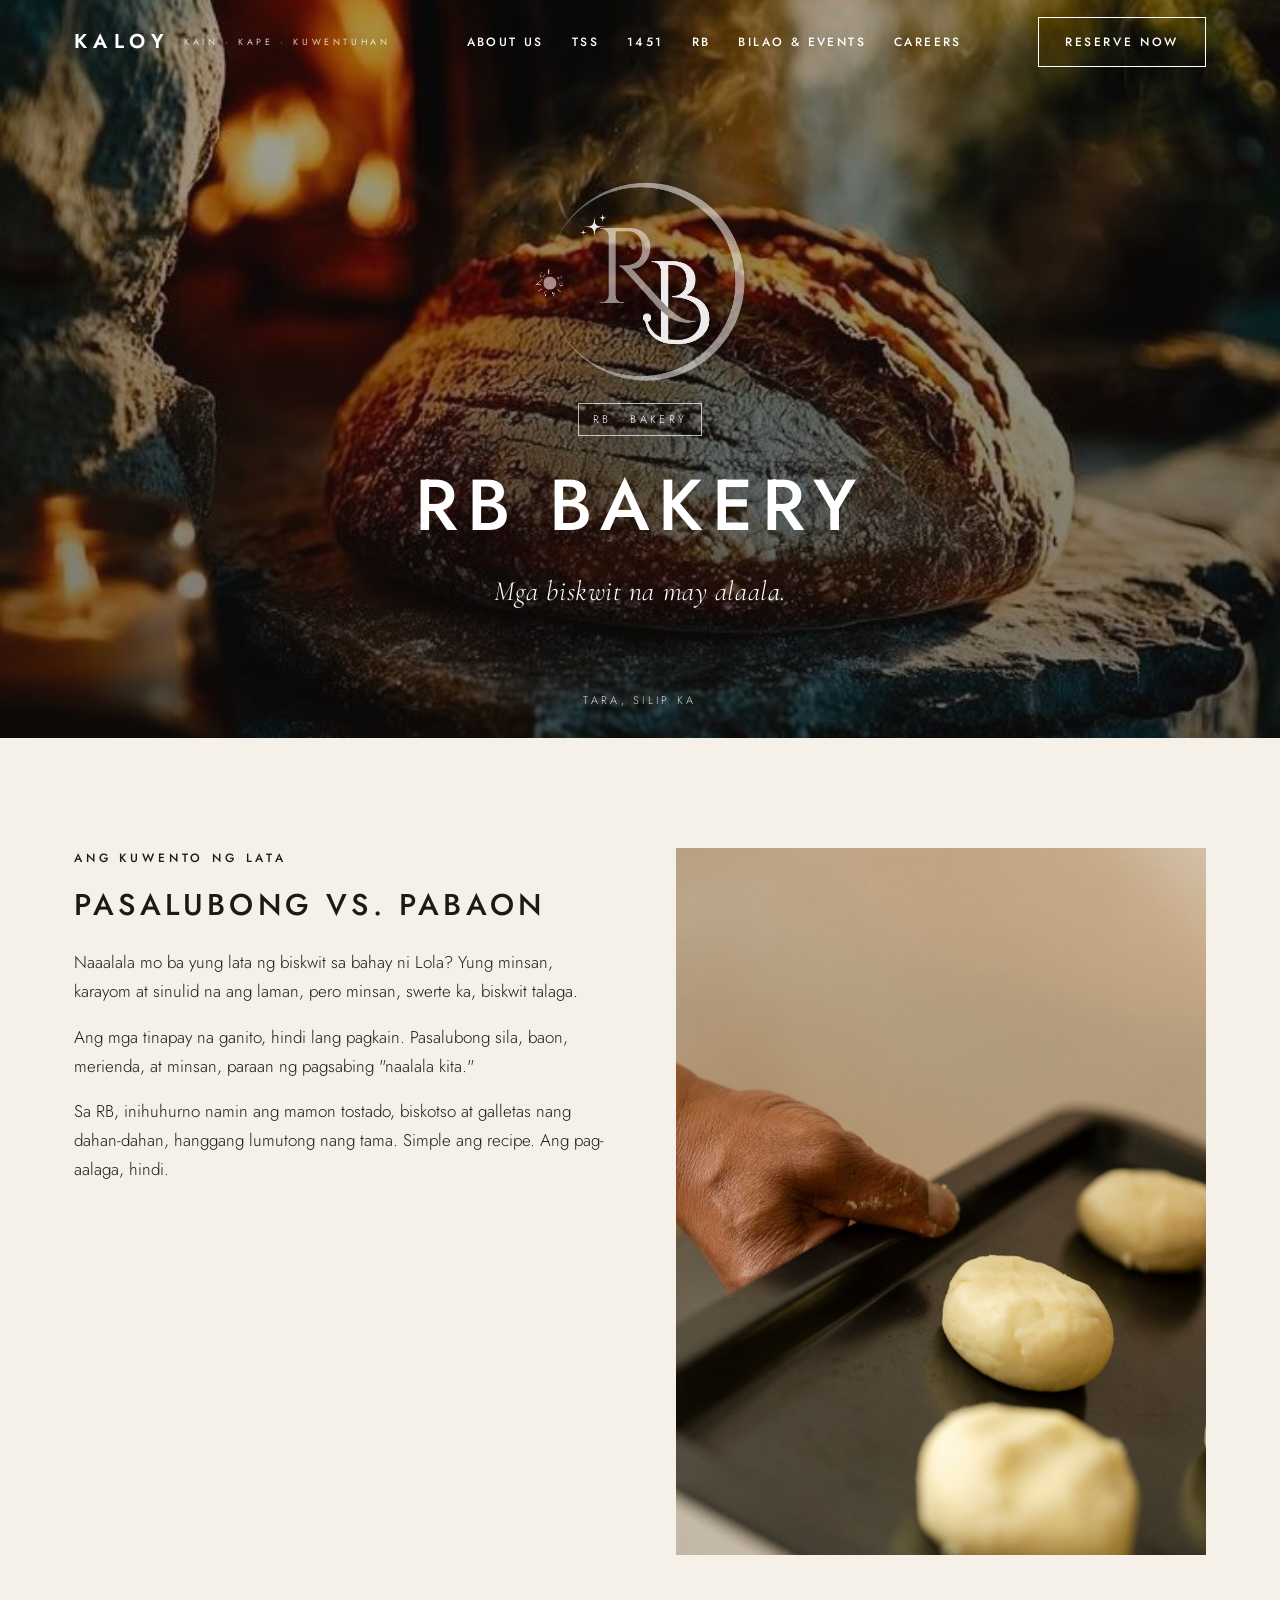
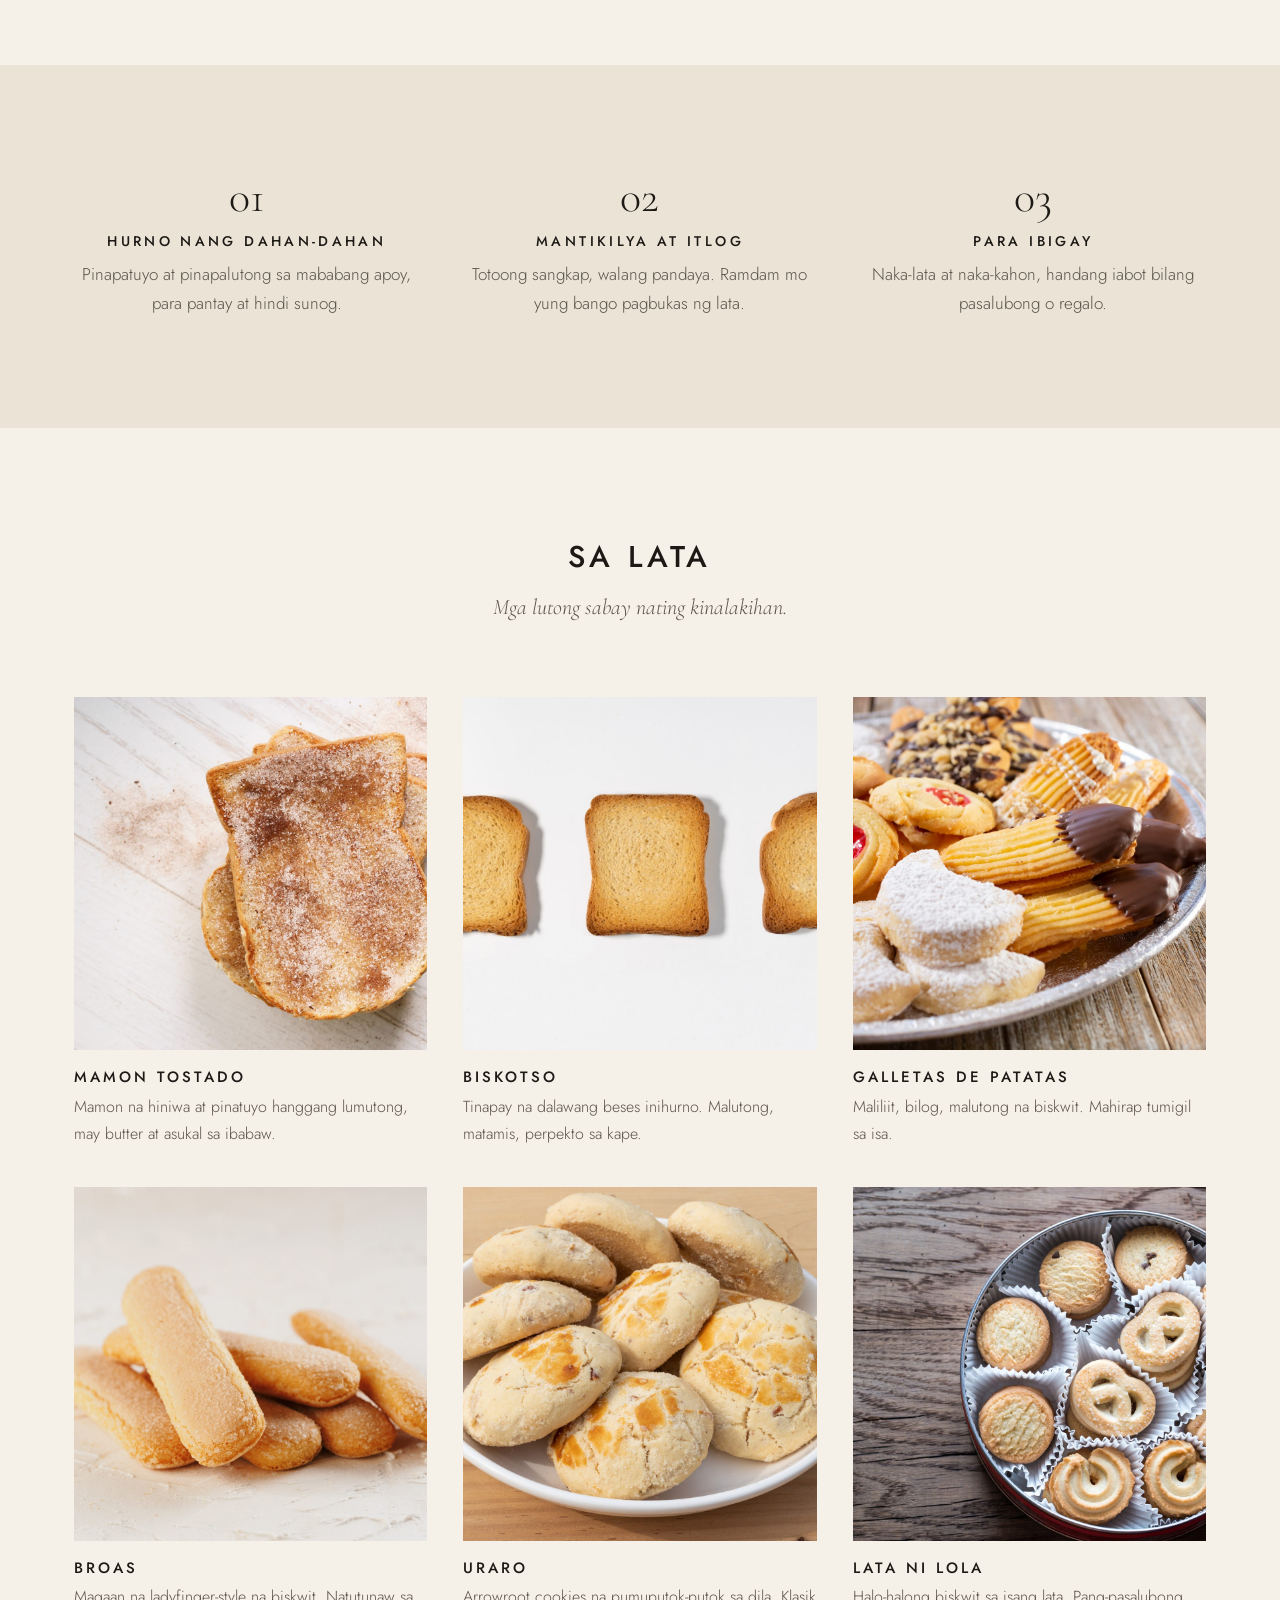
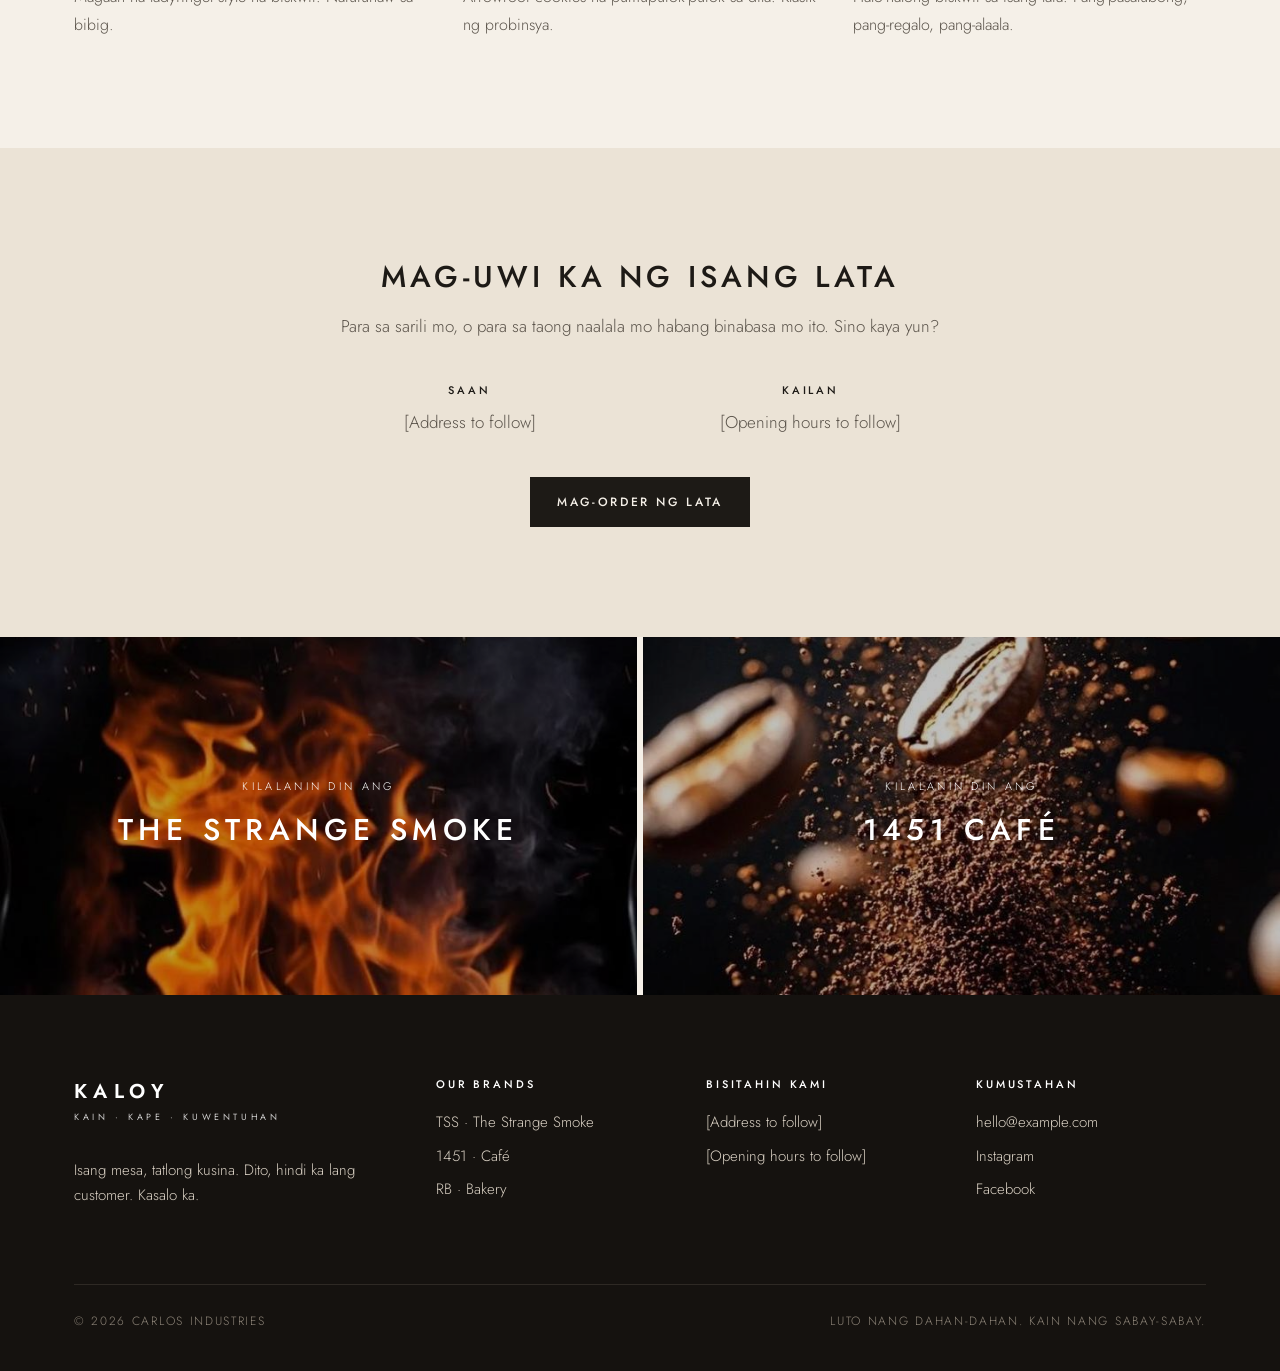
<file: rb.html>
<!doctype html>
<html lang="fil">
<head>
<meta charset="utf-8">
<meta name="viewport" content="width=device-width, initial-scale=1">
<title>RB Bakery · Filipino Biscuits · Kaloy</title>
<meta name="description" content="RB Bakery: mamon tostado, biskotso, galletas at iba pang Filipino biscuits na inihurno nang dahan-dahan.">
<link rel="stylesheet" href="/assets/styles.css">
</head>
<body>
<header class="site-header">
  <div class="wrap header-inner">
    <a class="logo" href="/">Kaloy<small>Kain · Kape · Kuwentuhan</small></a>
    <nav class="nav" aria-label="Main">
      <a href="/#about">About Us</a>
      <a href="/tss">TSS</a>
      <a href="/1451">1451</a>
      <a href="/rb">RB</a>
      <a href="/#bilao">Bilao &amp; Events</a>
      <a href="/#updates">Careers</a>
    </nav>
    <a class="btn header-cta" href="/#visit">Reserve Now</a>
    <button class="menu-toggle" data-menu aria-label="Open menu">Menu</button>
  </div>
</header>
<div class="mobile-menu" aria-label="Mobile menu">
  <button class="menu-toggle close" data-menu style="display:block">Isara</button>
  <a href="/">Home</a>
  <a href="/#about">About Us</a>
  <a href="/tss">TSS · The Strange Smoke</a>
  <a href="/1451">1451 · Café</a>
  <a href="/rb">RB · Bakery</a>
  <a href="/#bilao">Bilao &amp; Events</a>
  <a class="btn" href="/#visit">Reserve Now</a>
</div>

<section class="hero brand-hero" style="padding:0">
  <img class="hero-img" src="/assets/img/rb-hero.jpg" alt="Tinapay sa tabi ng pugon" width="718" height="1280" style="object-position:center 55%">
  <div class="hero-shade"></div>
  <div class="hero-content">
    <img class="brand-logo" src="/assets/rb-logo-white.png" alt="RB logo" width="411" height="389">
    <span class="badge">RB · Bakery</span>
    <h1>RB Bakery</h1>
    <p class="sub">Mga biskwit na may alaala.</p>
  </div>
  <a class="scroll-cue" href="#story">Tara, silip ka</a>
</section>

<section id="story">
  <div class="wrap story">
    <div class="reveal">
      <p class="eyebrow">Ang Kuwento ng Lata</p>
      <h2>Pasalubong vs. Pabaon</h2>
      <p>Naaalala mo ba yung lata ng biskwit sa bahay ni Lola? Yung minsan, karayom at sinulid na ang laman, pero minsan, swerte ka, biskwit talaga.</p><p>Ang mga tinapay na ganito, hindi lang pagkain. Pasalubong sila, baon, merienda, at minsan, paraan ng pagsabing "naalala kita."</p><p>Sa RB, inihuhurno namin ang mamon tostado, biskotso at galletas nang dahan-dahan, hanggang lumutong nang tama. Simple ang recipe. Ang pag-aalaga, hindi.</p>
    </div>
    <div class="reveal"><div class="ph rv photo" role="img" aria-label="Baker na may hawak na tray" style="background-image:url('/assets/img/rb-baker.jpg')"></div></div>
  </div>
</section>

<section style="background:var(--paper-2)">
  <div class="wrap">
    <div class="pillars">
      <div class="reveal"><div class="num">01</div><h3>Hurno nang Dahan-dahan</h3><p>Pinapatuyo at pinapalutong sa mababang apoy, para pantay at hindi sunog.</p></div><div class="reveal"><div class="num">02</div><h3>Mantikilya at Itlog</h3><p>Totoong sangkap, walang pandaya. Ramdam mo yung bango pagbukas ng lata.</p></div><div class="reveal"><div class="num">03</div><h3>Para Ibigay</h3><p>Naka-lata at naka-kahon, handang iabot bilang pasalubong o regalo.</p></div>
    </div>
  </div>
</section>

<section>
  <div class="wrap">
    <h2 class="section-title reveal">Sa Lata</h2>
    <p class="section-kicker reveal">Mga lutong sabay nating kinalakihan.</p>
    <div class="menu-list">
      <div class="menu-item reveal"><div class="ph rv photo" role="img" aria-label="Mamon Tostado" style="background-image:url('/assets/img/rb-mamon-tostado.jpg')"></div><h3>Mamon Tostado</h3><p>Mamon na hiniwa at pinatuyo hanggang lumutong, may butter at asukal sa ibabaw.</p></div><div class="menu-item reveal"><div class="ph rv photo" role="img" aria-label="Biskotso" style="background-image:url('/assets/img/rb-biskotso.jpg')"></div><h3>Biskotso</h3><p>Tinapay na dalawang beses inihurno. Malutong, matamis, perpekto sa kape.</p></div><div class="menu-item reveal"><div class="ph rv photo" role="img" aria-label="Galletas" style="background-image:url('/assets/img/rb-galletas.jpg')"></div><h3>Galletas de Patatas</h3><p>Maliliit, bilog, malutong na biskwit. Mahirap tumigil sa isa.</p></div><div class="menu-item reveal"><div class="ph rv photo" role="img" aria-label="Broas" style="background-image:url('/assets/img/rb-broas.jpg')"></div><h3>Broas</h3><p>Magaan na ladyfinger-style na biskwit. Natutunaw sa bibig.</p></div><div class="menu-item reveal"><div class="ph rv photo" role="img" aria-label="Uraro" style="background-image:url('/assets/img/rb-uraro.jpg')"></div><h3>Uraro</h3><p>Arrowroot cookies na pumuputok-putok sa dila. Klasik ng probinsya.</p></div><div class="menu-item reveal"><div class="ph rv photo" role="img" aria-label="Lata ng biskwit" style="background-image:url('/assets/img/rb-lata.jpg')"></div><h3>Lata ni Lola</h3><p>Halo-halong biskwit sa isang lata. Pang-pasalubong, pang-regalo, pang-alaala.</p></div>
    </div>
  </div>
</section>

<section class="visit" style="background:var(--paper-2)">
  <div class="wrap reveal">
    <h2 class="section-title">Mag-uwi Ka ng Isang Lata</h2>
    <p class="muted">Para sa sarili mo, o para sa taong naalala mo habang binabasa mo ito. Sino kaya yun?</p>
    <div class="visit-grid">
      <div><h4>Saan</h4><p>[Address to follow]</p></div>
      <div><h4>Kailan</h4><p>[Opening hours to follow]</p></div>
    </div>
    <a class="btn btn-solid" href="/#visit">Mag-order ng Lata</a>
  </div>
</section>

<section class="next-brands" aria-label="Other kitchens">
  <a href="/tss"><div class="ph tss photo" role="img" aria-label="The Strange Smoke" style="background-image:url('/assets/img/tss-hero.jpg')"></div><div class="label"><span>Kilalanin din ang</span><strong>The Strange Smoke</strong></div></a>
  <a href="/1451"><div class="ph cafe photo" role="img" aria-label="1451 Café" style="background-image:url('/assets/img/1451-hero.jpg')"></div><div class="label"><span>Kilalanin din ang</span><strong>1451 Café</strong></div></a>
</section>
<footer class="site-footer" id="visit">
  <div class="wrap">
    <div class="footer-grid">
      <div>
        <a class="logo" href="/">Kaloy<small>Kain · Kape · Kuwentuhan</small></a>
        <p>Isang mesa, tatlong kusina. Dito, hindi ka lang customer. Kasalo ka.</p>
      </div>
      <div>
        <h4>Our Brands</h4>
        <ul>
          <li><a href="/tss">TSS · The Strange Smoke</a></li>
          <li><a href="/1451">1451 · Café</a></li>
          <li><a href="/rb">RB · Bakery</a></li>
        </ul>
      </div>
      <div>
        <h4>Bisitahin Kami</h4>
        <ul>
          <li>[Address to follow]</li>
          <li>[Opening hours to follow]</li>
        </ul>
      </div>
      <div>
        <h4>Kumustahan</h4>
        <ul>
          <li><a href="mailto:hello@example.com">hello@example.com</a></li>
          <li><a href="#">Instagram</a></li>
          <li><a href="#">Facebook</a></li>
        </ul>
      </div>
    </div>
    <div class="footer-base">
      <span>© <span id="year">2026</span> Carlos Industries</span>
      <span>Luto nang dahan-dahan. Kain nang sabay-sabay.</span>
    </div>
  </div>
</footer>
<script src="/assets/main.js"></script>
</body>
</html>
</file>
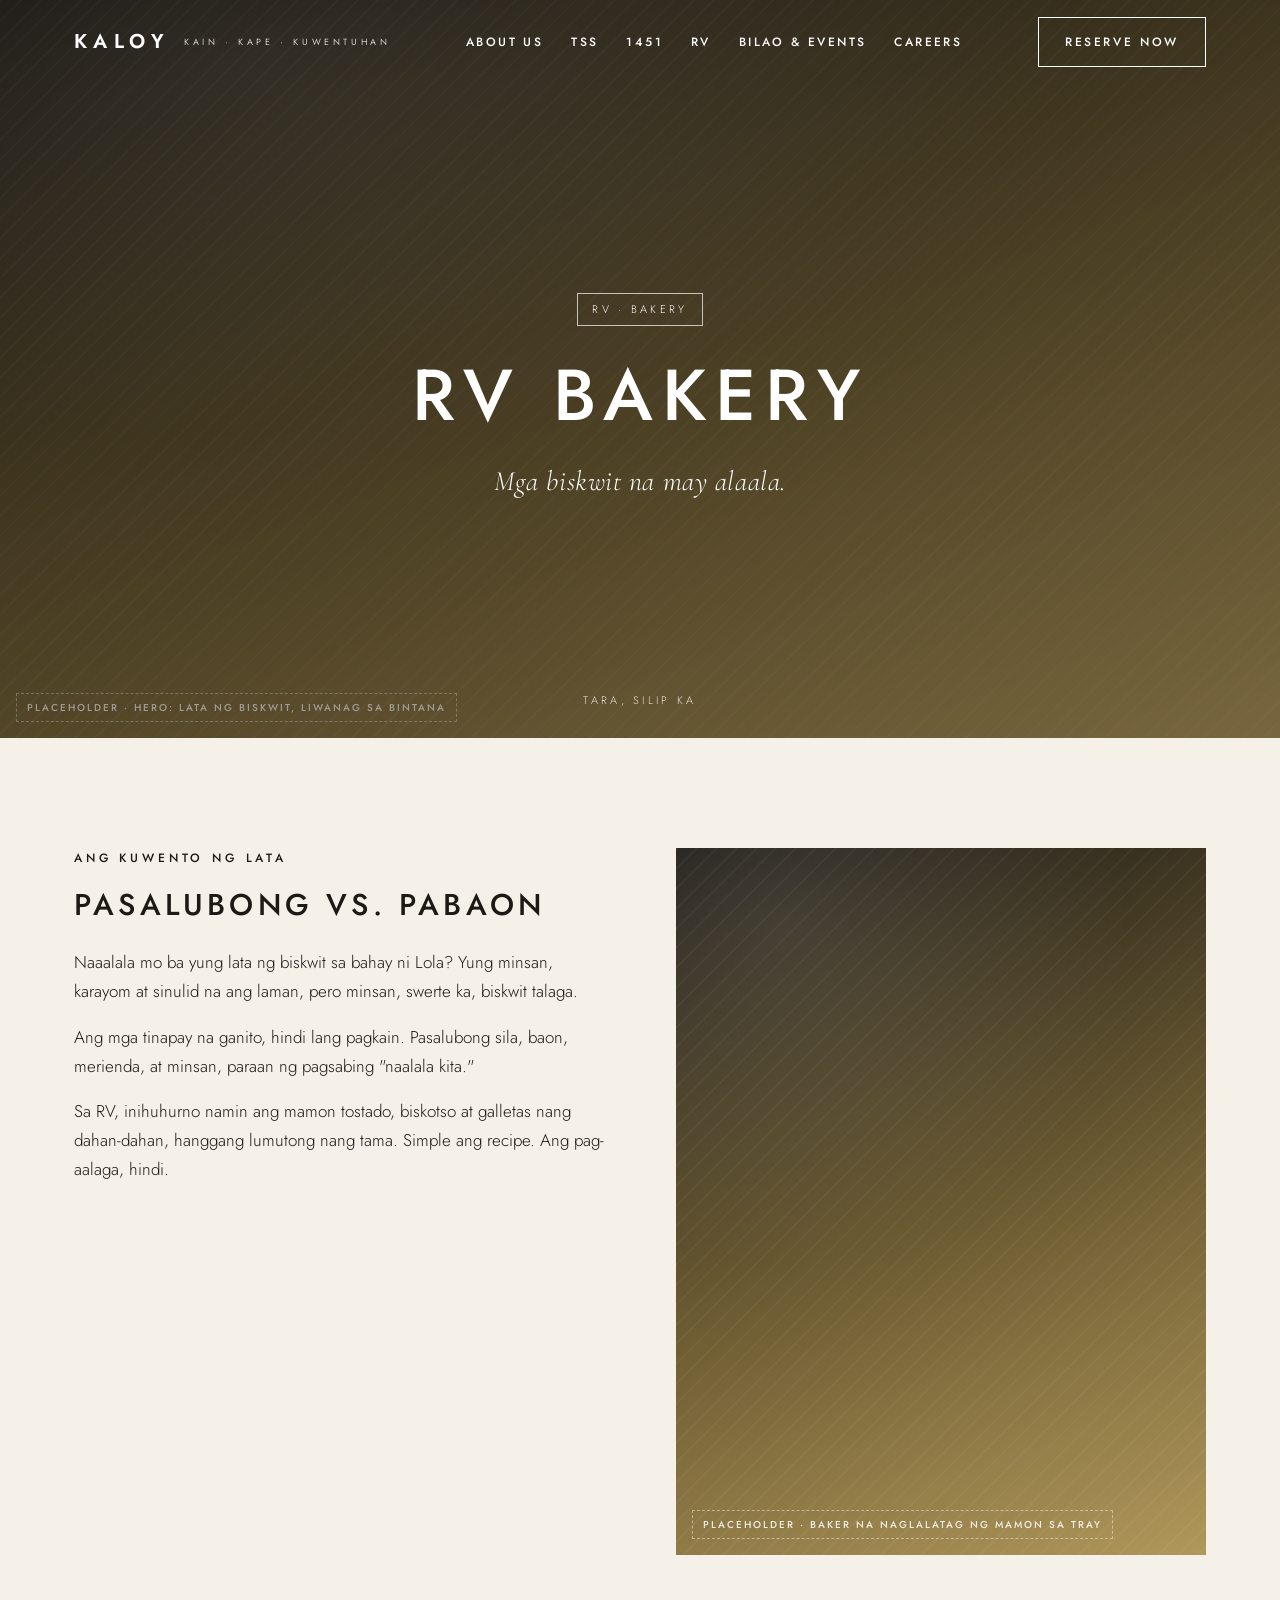
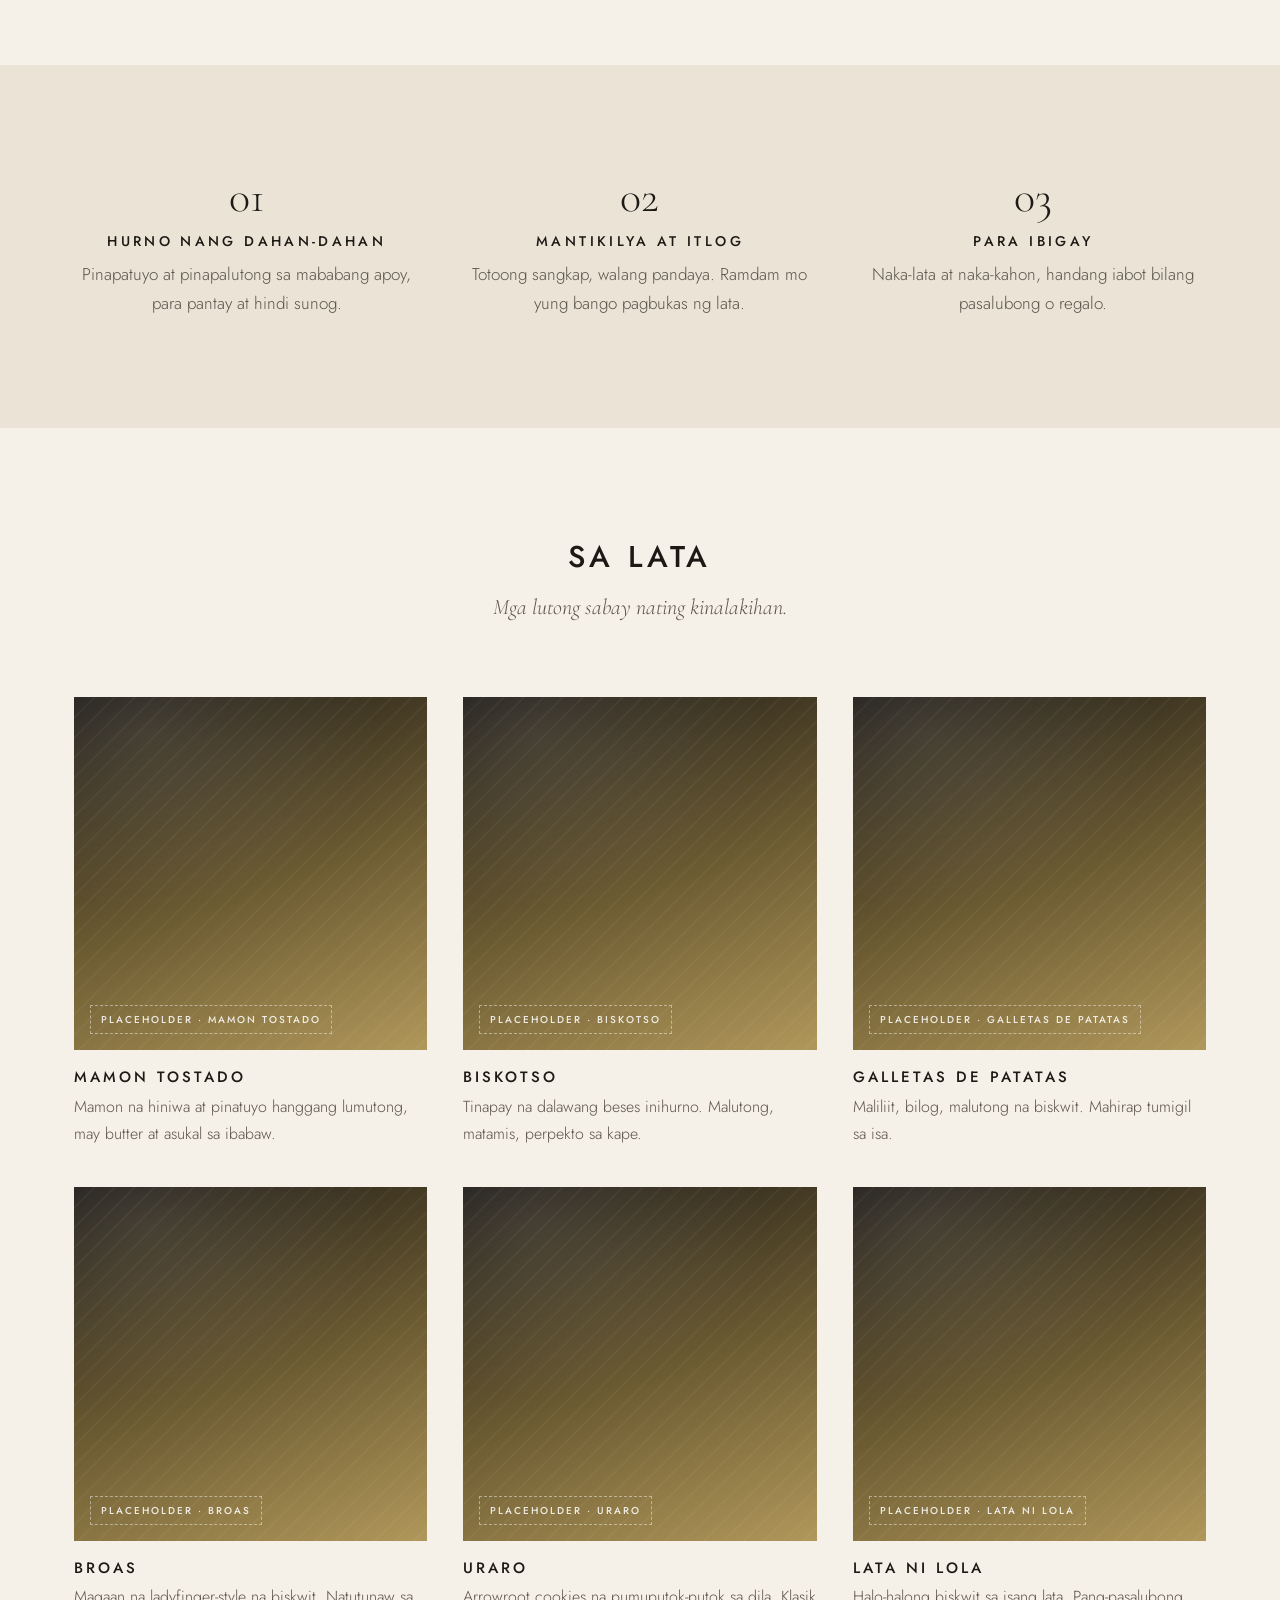
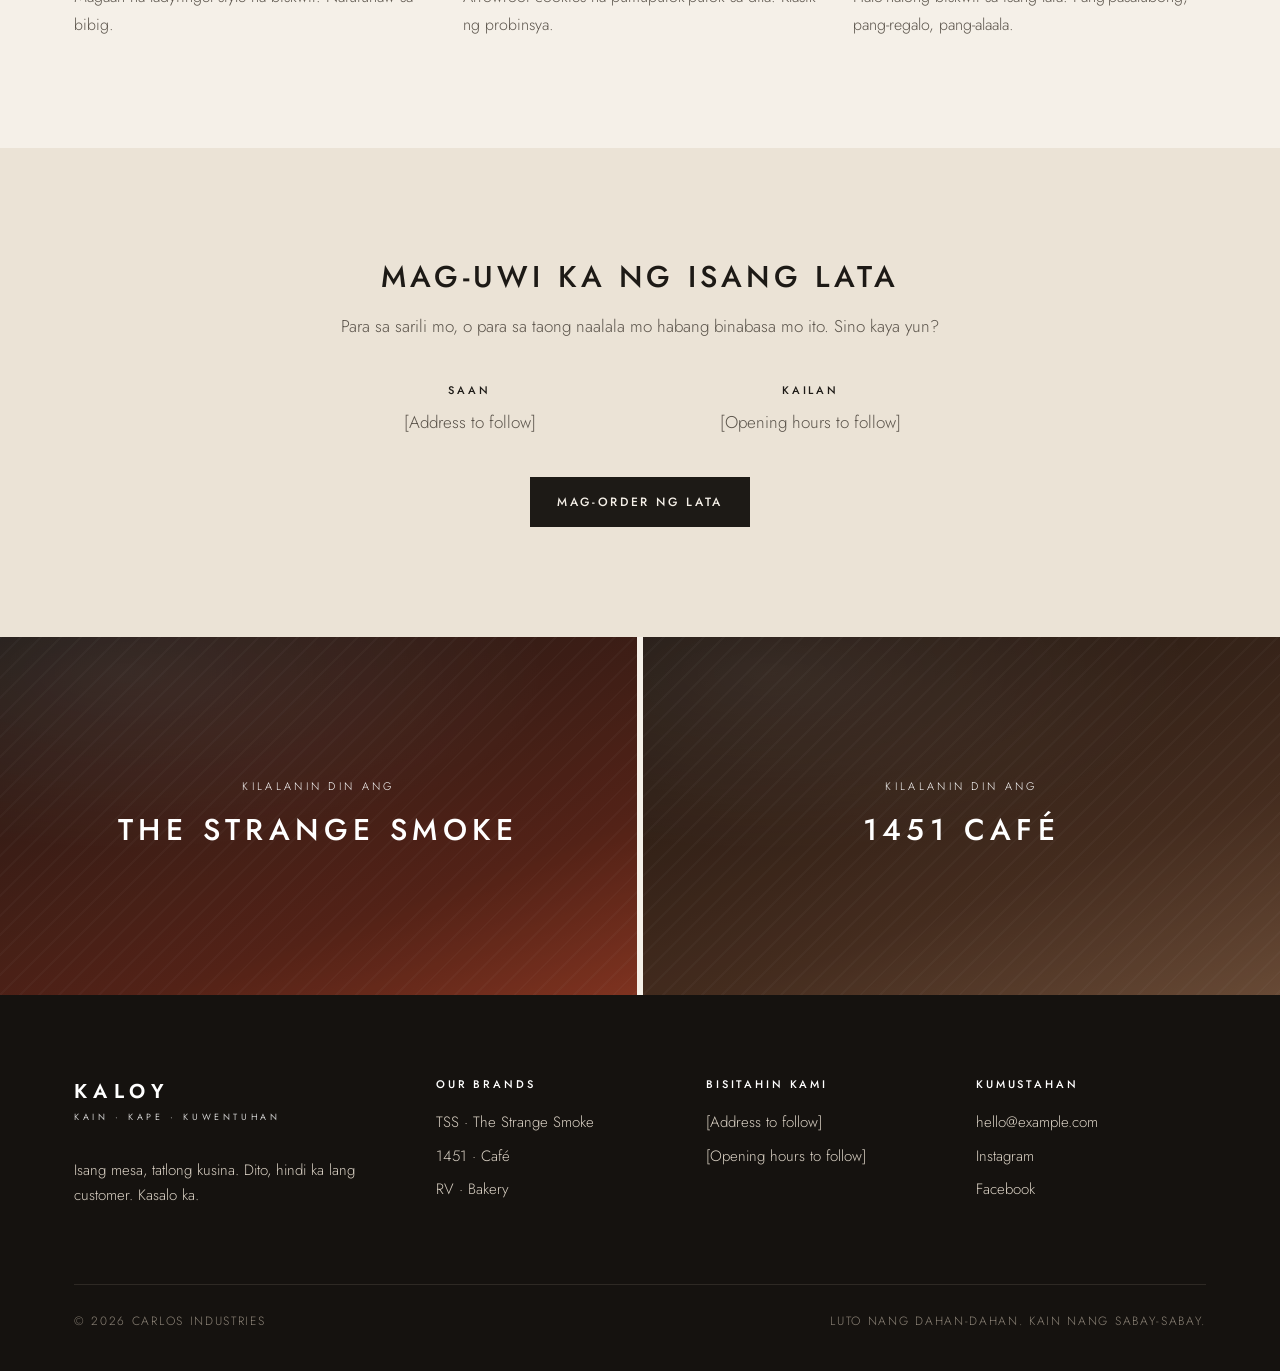
<file: rv.html>
<!doctype html>
<html lang="fil">
<head>
<meta charset="utf-8">
<meta name="viewport" content="width=device-width, initial-scale=1">
<title>RV Bakery · Filipino Biscuits · Kaloy</title>
<meta name="description" content="RV Bakery: mamon tostado, biskotso, galletas at iba pang Filipino biscuits na inihurno nang dahan-dahan.">
<link rel="stylesheet" href="/assets/styles.css">
</head>
<body>
<header class="site-header">
  <div class="wrap header-inner">
    <a class="logo" href="/">Kaloy<small>Kain · Kape · Kuwentuhan</small></a>
    <nav class="nav" aria-label="Main">
      <a href="/#about">About Us</a>
      <a href="/tss">TSS</a>
      <a href="/1451">1451</a>
      <a href="/rv">RV</a>
      <a href="/#bilao">Bilao &amp; Events</a>
      <a href="/#updates">Careers</a>
    </nav>
    <a class="btn header-cta" href="/#visit">Reserve Now</a>
    <button class="menu-toggle" data-menu aria-label="Open menu">Menu</button>
  </div>
</header>
<div class="mobile-menu" aria-label="Mobile menu">
  <button class="menu-toggle close" data-menu style="display:block">Isara</button>
  <a href="/">Home</a>
  <a href="/#about">About Us</a>
  <a href="/tss">TSS · The Strange Smoke</a>
  <a href="/1451">1451 · Café</a>
  <a href="/rv">RV · Bakery</a>
  <a href="/#bilao">Bilao &amp; Events</a>
  <a class="btn" href="/#visit">Reserve Now</a>
</div>

<section class="hero brand-hero" style="padding:0">
  <div class="ph rv" data-label="Placeholder · Hero: lata ng biskwit, liwanag sa bintana" role="img" aria-label="Placeholder · Hero: lata ng biskwit, liwanag sa bintana"></div>
  <div class="hero-shade"></div>
  <div class="hero-content">
    <span class="badge">RV · Bakery</span>
    <h1>RV Bakery</h1>
    <p class="sub">Mga biskwit na may alaala.</p>
  </div>
  <a class="scroll-cue" href="#story">Tara, silip ka</a>
</section>

<section id="story">
  <div class="wrap story">
    <div class="reveal">
      <p class="eyebrow">Ang Kuwento ng Lata</p>
      <h2>Pasalubong vs. Pabaon</h2>
      <p>Naaalala mo ba yung lata ng biskwit sa bahay ni Lola? Yung minsan, karayom at sinulid na ang laman, pero minsan, swerte ka, biskwit talaga.</p><p>Ang mga tinapay na ganito, hindi lang pagkain. Pasalubong sila, baon, merienda, at minsan, paraan ng pagsabing "naalala kita."</p><p>Sa RV, inihuhurno namin ang mamon tostado, biskotso at galletas nang dahan-dahan, hanggang lumutong nang tama. Simple ang recipe. Ang pag-aalaga, hindi.</p>
    </div>
    <div class="reveal"><div class="ph rv" data-label="Placeholder · Baker na naglalatag ng mamon sa tray" role="img" aria-label="Placeholder · Baker na naglalatag ng mamon sa tray"></div></div>
  </div>
</section>

<section style="background:var(--paper-2)">
  <div class="wrap">
    <div class="pillars">
      <div class="reveal"><div class="num">01</div><h3>Hurno nang Dahan-dahan</h3><p>Pinapatuyo at pinapalutong sa mababang apoy, para pantay at hindi sunog.</p></div><div class="reveal"><div class="num">02</div><h3>Mantikilya at Itlog</h3><p>Totoong sangkap, walang pandaya. Ramdam mo yung bango pagbukas ng lata.</p></div><div class="reveal"><div class="num">03</div><h3>Para Ibigay</h3><p>Naka-lata at naka-kahon, handang iabot bilang pasalubong o regalo.</p></div>
    </div>
  </div>
</section>

<section>
  <div class="wrap">
    <h2 class="section-title reveal">Sa Lata</h2>
    <p class="section-kicker reveal">Mga lutong sabay nating kinalakihan.</p>
    <div class="menu-list">
      <div class="menu-item reveal"><div class="ph rv" data-label="Placeholder · Mamon Tostado" role="img" aria-label="Placeholder · Mamon Tostado"></div><h3>Mamon Tostado</h3><p>Mamon na hiniwa at pinatuyo hanggang lumutong, may butter at asukal sa ibabaw.</p></div><div class="menu-item reveal"><div class="ph rv" data-label="Placeholder · Biskotso" role="img" aria-label="Placeholder · Biskotso"></div><h3>Biskotso</h3><p>Tinapay na dalawang beses inihurno. Malutong, matamis, perpekto sa kape.</p></div><div class="menu-item reveal"><div class="ph rv" data-label="Placeholder · Galletas de Patatas" role="img" aria-label="Placeholder · Galletas de Patatas"></div><h3>Galletas de Patatas</h3><p>Maliliit, bilog, malutong na biskwit. Mahirap tumigil sa isa.</p></div><div class="menu-item reveal"><div class="ph rv" data-label="Placeholder · Broas" role="img" aria-label="Placeholder · Broas"></div><h3>Broas</h3><p>Magaan na ladyfinger-style na biskwit. Natutunaw sa bibig.</p></div><div class="menu-item reveal"><div class="ph rv" data-label="Placeholder · Uraro" role="img" aria-label="Placeholder · Uraro"></div><h3>Uraro</h3><p>Arrowroot cookies na pumuputok-putok sa dila. Klasik ng probinsya.</p></div><div class="menu-item reveal"><div class="ph rv" data-label="Placeholder · Lata ni Lola" role="img" aria-label="Placeholder · Lata ni Lola"></div><h3>Lata ni Lola</h3><p>Halo-halong biskwit sa isang lata. Pang-pasalubong, pang-regalo, pang-alaala.</p></div>
    </div>
  </div>
</section>

<section class="visit" style="background:var(--paper-2)">
  <div class="wrap reveal">
    <h2 class="section-title">Mag-uwi Ka ng Isang Lata</h2>
    <p class="muted">Para sa sarili mo, o para sa taong naalala mo habang binabasa mo ito. Sino kaya yun?</p>
    <div class="visit-grid">
      <div><h4>Saan</h4><p>[Address to follow]</p></div>
      <div><h4>Kailan</h4><p>[Opening hours to follow]</p></div>
    </div>
    <a class="btn btn-solid" href="/#visit">Mag-order ng Lata</a>
  </div>
</section>

<section class="next-brands" aria-label="Other kitchens">
  <a href="/tss"><div class="ph tss" data-label="The Strange Smoke" role="img" aria-label="The Strange Smoke"></div><div class="label"><span>Kilalanin din ang</span><strong>The Strange Smoke</strong></div></a>
  <a href="/1451"><div class="ph cafe" data-label="1451 Café" role="img" aria-label="1451 Café"></div><div class="label"><span>Kilalanin din ang</span><strong>1451 Café</strong></div></a>
</section>
<footer class="site-footer" id="visit">
  <div class="wrap">
    <div class="footer-grid">
      <div>
        <a class="logo" href="/">Kaloy<small>Kain · Kape · Kuwentuhan</small></a>
        <p>Isang mesa, tatlong kusina. Dito, hindi ka lang customer. Kasalo ka.</p>
      </div>
      <div>
        <h4>Our Brands</h4>
        <ul>
          <li><a href="/tss">TSS · The Strange Smoke</a></li>
          <li><a href="/1451">1451 · Café</a></li>
          <li><a href="/rv">RV · Bakery</a></li>
        </ul>
      </div>
      <div>
        <h4>Bisitahin Kami</h4>
        <ul>
          <li>[Address to follow]</li>
          <li>[Opening hours to follow]</li>
        </ul>
      </div>
      <div>
        <h4>Kumustahan</h4>
        <ul>
          <li><a href="mailto:hello@example.com">hello@example.com</a></li>
          <li><a href="#">Instagram</a></li>
          <li><a href="#">Facebook</a></li>
        </ul>
      </div>
    </div>
    <div class="footer-base">
      <span>© <span id="year">2026</span> Carlos Industries</span>
      <span>Luto nang dahan-dahan. Kain nang sabay-sabay.</span>
    </div>
  </div>
</footer>
<script src="/assets/main.js"></script>
</body>
</html>
</file>
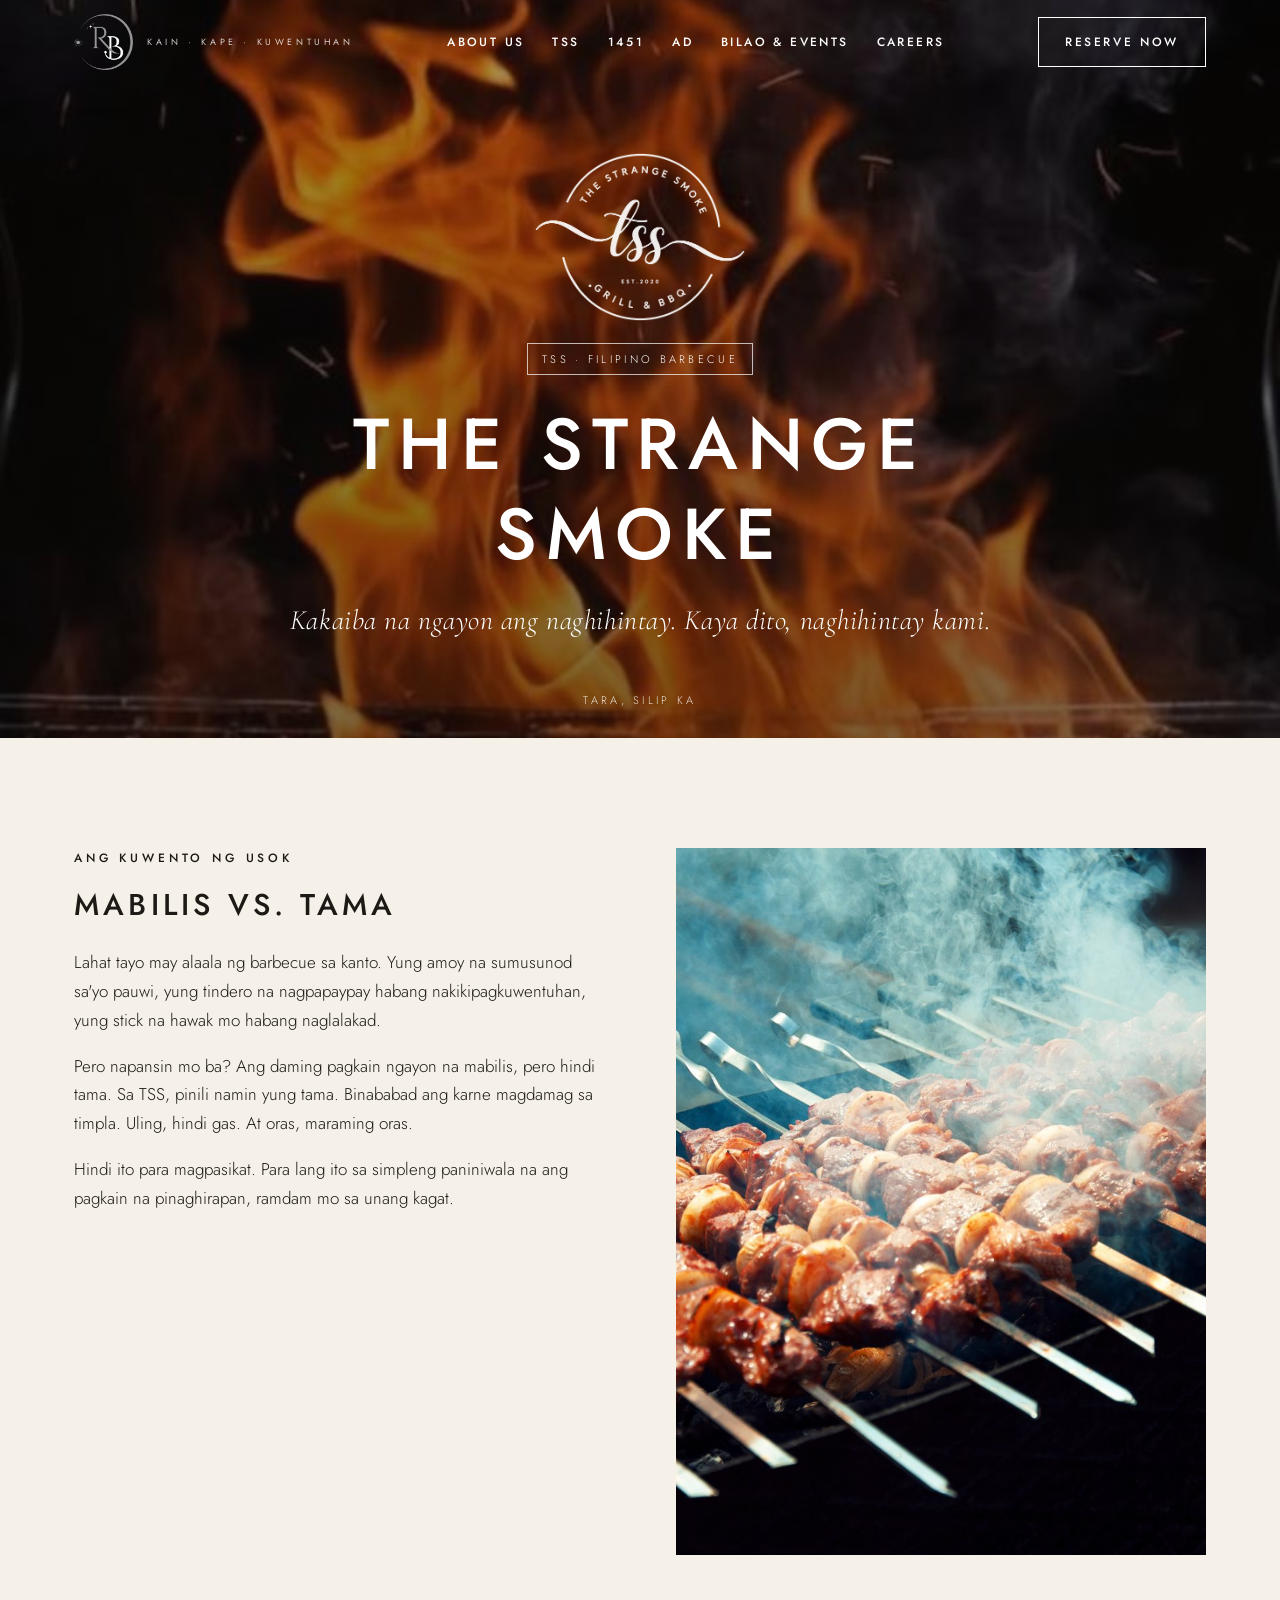
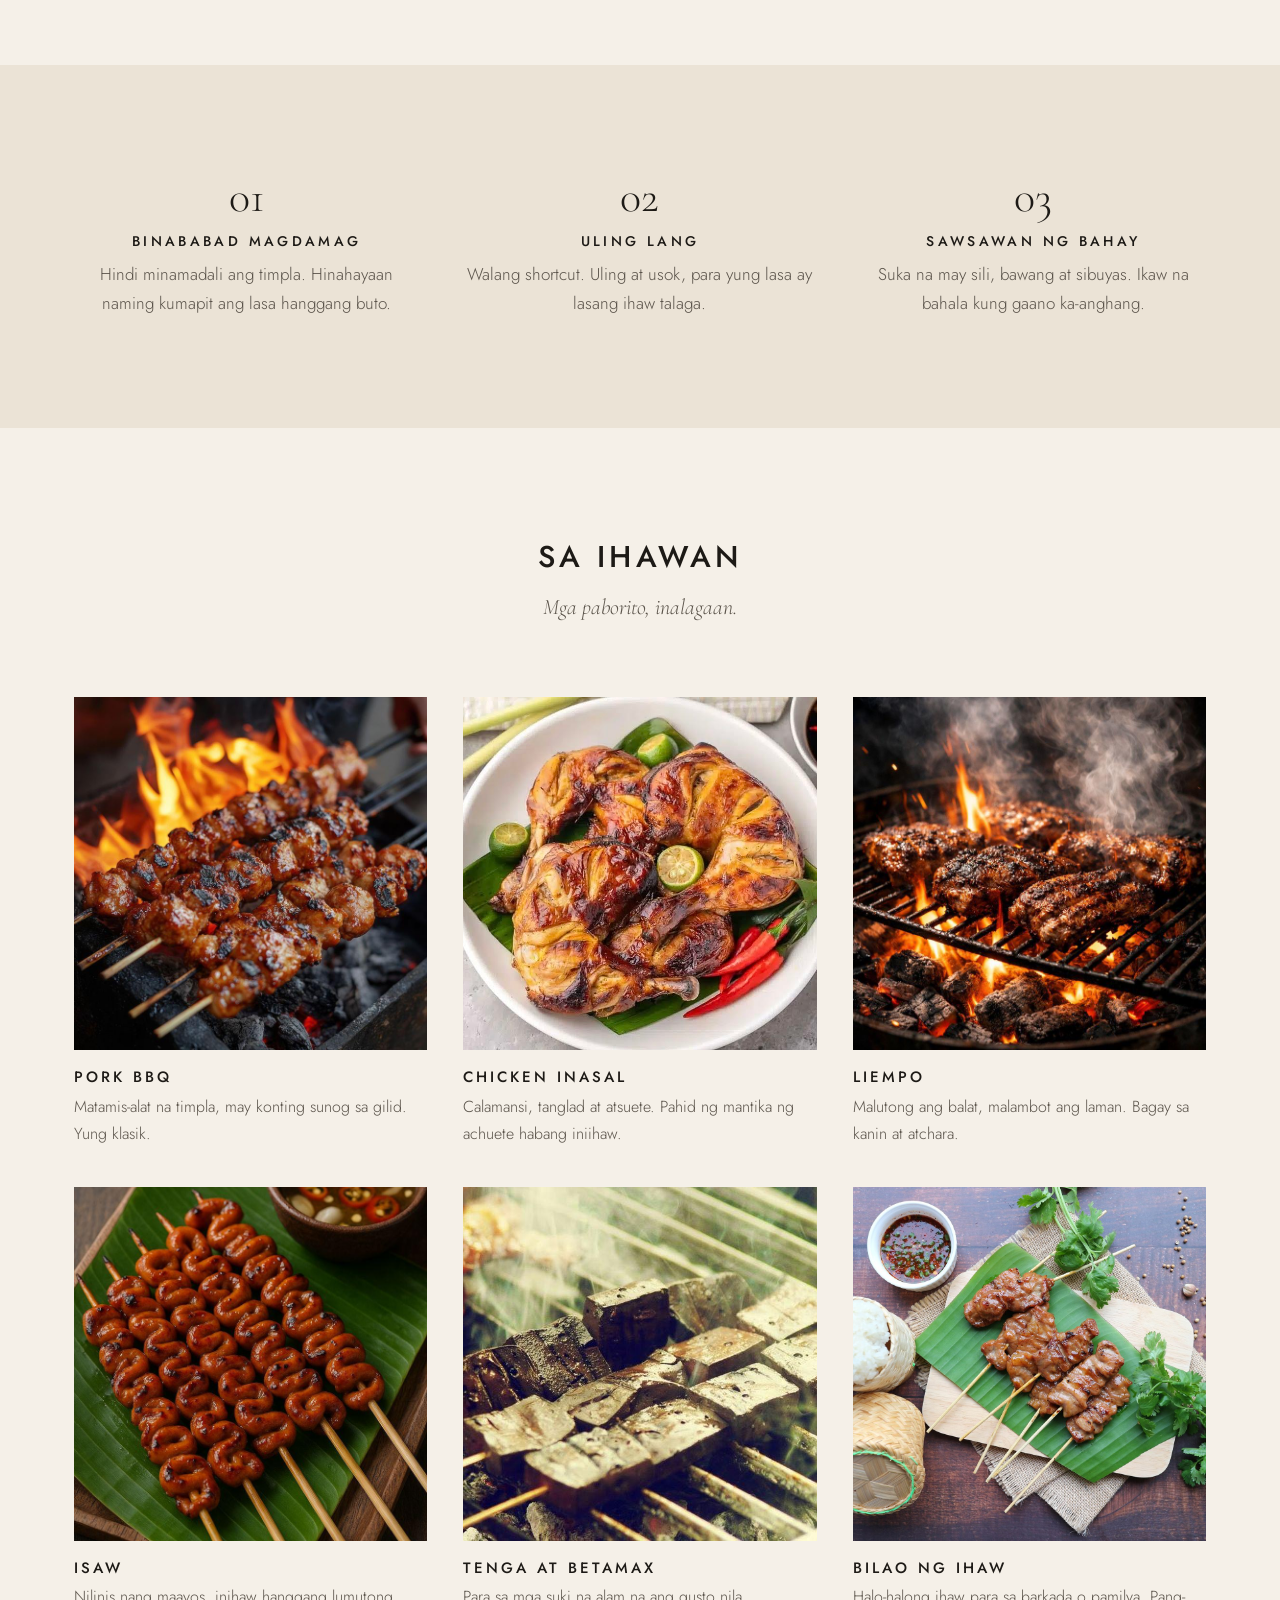
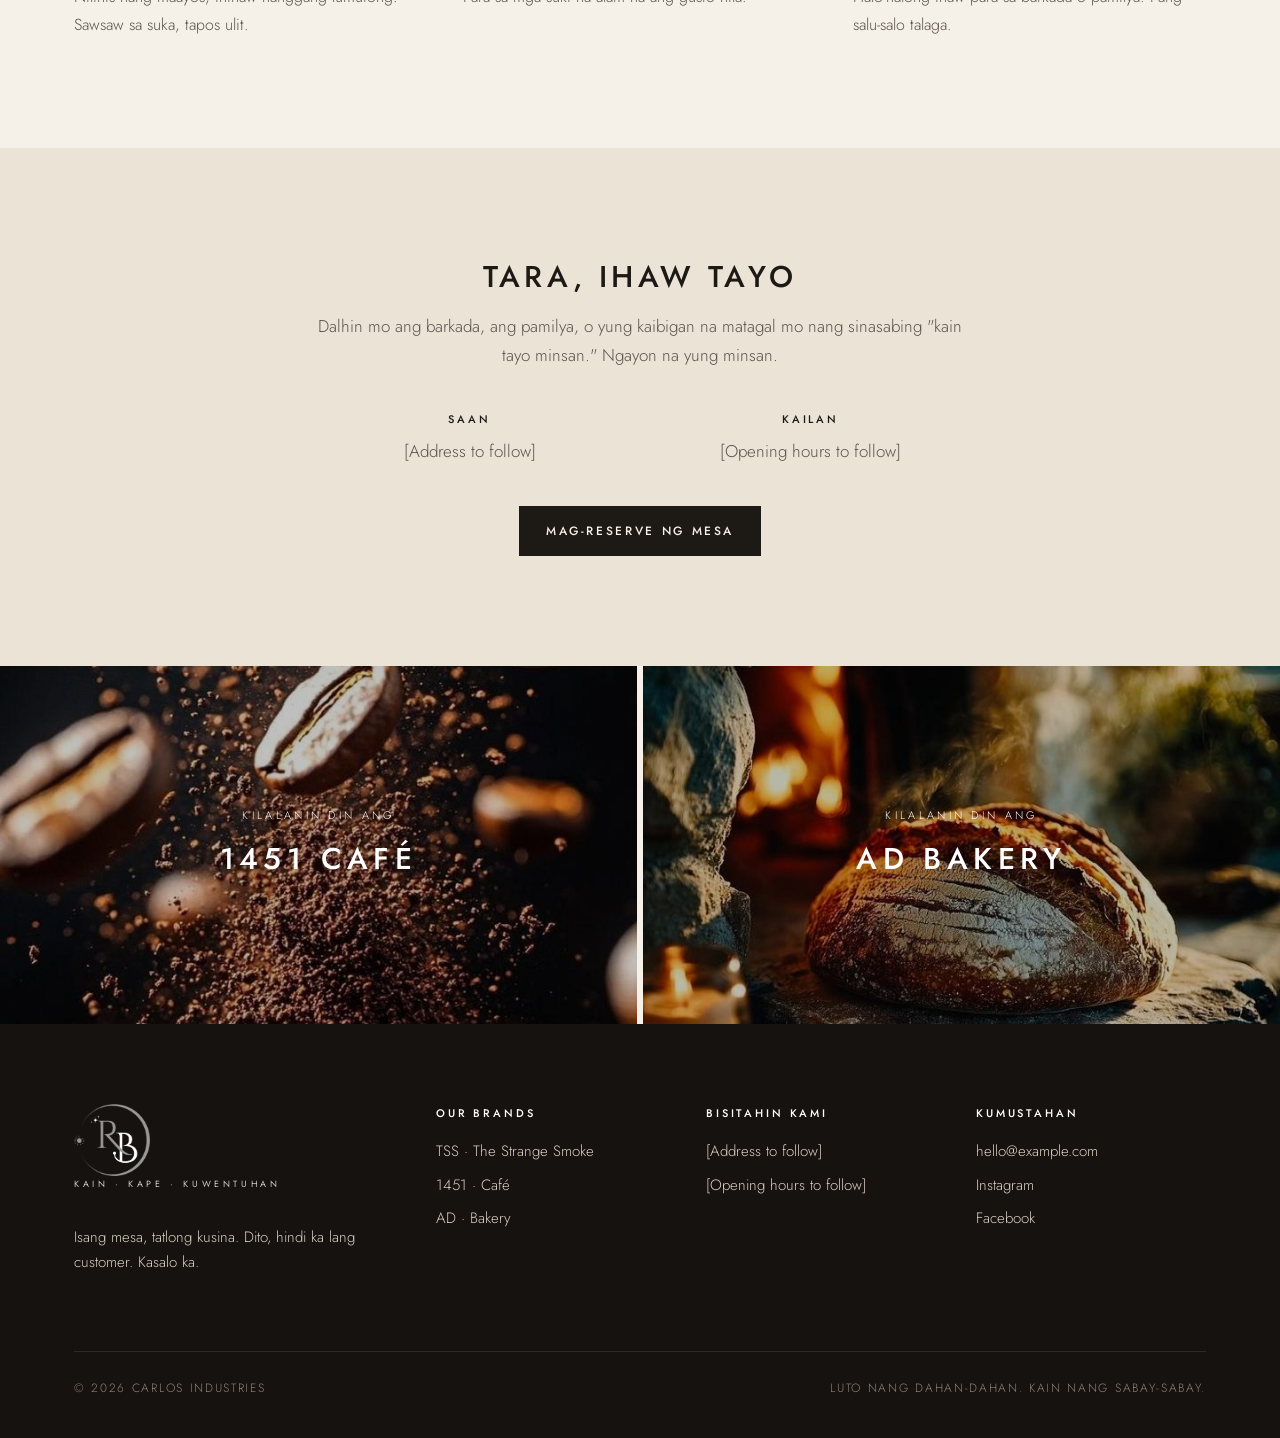
<file: tss.html>
<!doctype html>
<html lang="fil">
<head>
<meta charset="utf-8">
<meta name="viewport" content="width=device-width, initial-scale=1">
<title>TSS · The Strange Smoke · RB</title>
<meta name="description" content="The Strange Smoke: Filipino barbecue na binabad magdamag at niluto sa uling.">
<link rel="stylesheet" href="/assets/styles.css">
</head>
<body>
<header class="site-header">
  <div class="wrap header-inner">
    <a class="logo" href="/" aria-label="RB home"><img class="logo-img logo-white" src="/assets/rb-logo-white.png" alt="RB" width="411" height="389"><img class="logo-img logo-color" src="/assets/rb-logo.png" alt="" width="411" height="389"><small>Kain · Kape · Kuwentuhan</small></a>
    <nav class="nav" aria-label="Main">
      <a href="/#about">About Us</a>
      <a href="/tss">TSS</a>
      <a href="/1451">1451</a>
      <a href="/ad">AD</a>
      <a href="/#bilao">Bilao &amp; Events</a>
      <a href="/#updates">Careers</a>
    </nav>
    <a class="btn header-cta" href="/#visit">Reserve Now</a>
    <button class="menu-toggle" data-menu aria-label="Open menu">Menu</button>
  </div>
</header>
<div class="mobile-menu" aria-label="Mobile menu">
  <button class="menu-toggle close" data-menu style="display:block">Isara</button>
  <a href="/">Home</a>
  <a href="/#about">About Us</a>
  <a href="/tss">TSS · The Strange Smoke</a>
  <a href="/1451">1451 · Café</a>
  <a href="/ad">AD · Bakery</a>
  <a href="/#bilao">Bilao &amp; Events</a>
  <a class="btn" href="/#visit">Reserve Now</a>
</div>

<section class="hero brand-hero" style="padding:0">
  <img class="hero-img" src="/assets/img/tss-hero.jpg" alt="Apoy at usok sa ihawan" width="720" height="1280" style="object-position:center 60%">
  <div class="hero-shade"></div>
  <div class="hero-content">
    <img class="brand-logo" src="/assets/tss-logo-white.png" alt="The Strange Smoke logo" width="480" height="383">
    <span class="badge">TSS · Filipino Barbecue</span>
    <h1>The Strange Smoke</h1>
    <p class="sub">Kakaiba na ngayon ang naghihintay. Kaya dito, naghihintay kami.</p>
  </div>
  <a class="scroll-cue" href="#story">Tara, silip ka</a>
</section>

<section id="story">
  <div class="wrap story">
    <div class="reveal">
      <p class="eyebrow">Ang Kuwento ng Usok</p>
      <h2>Mabilis vs. Tama</h2>
      <p>Lahat tayo may alaala ng barbecue sa kanto. Yung amoy na sumusunod sa'yo pauwi, yung tindero na nagpapaypay habang nakikipagkuwentuhan, yung stick na hawak mo habang naglalakad.</p><p>Pero napansin mo ba? Ang daming pagkain ngayon na mabilis, pero hindi tama. Sa TSS, pinili namin yung tama. Binababad ang karne magdamag sa timpla. Uling, hindi gas. At oras, maraming oras.</p><p>Hindi ito para magpasikat. Para lang ito sa simpleng paniniwala na ang pagkain na pinaghirapan, ramdam mo sa unang kagat.</p>
    </div>
    <div class="reveal"><div class="ph tss photo" role="img" aria-label="Usok sa ihawan" style="background-image:url('/assets/img/tss-ihawan.jpg')"></div></div>
  </div>
</section>

<section style="background:var(--paper-2)">
  <div class="wrap">
    <div class="pillars">
      <div class="reveal"><div class="num">01</div><h3>Binababad Magdamag</h3><p>Hindi minamadali ang timpla. Hinahayaan naming kumapit ang lasa hanggang buto.</p></div><div class="reveal"><div class="num">02</div><h3>Uling Lang</h3><p>Walang shortcut. Uling at usok, para yung lasa ay lasang ihaw talaga.</p></div><div class="reveal"><div class="num">03</div><h3>Sawsawan ng Bahay</h3><p>Suka na may sili, bawang at sibuyas. Ikaw na bahala kung gaano ka-anghang.</p></div>
    </div>
  </div>
</section>

<section>
  <div class="wrap">
    <h2 class="section-title reveal">Sa Ihawan</h2>
    <p class="section-kicker reveal">Mga paborito, inalagaan.</p>
    <div class="menu-list">
      <div class="menu-item reveal"><img class="menu-photo" src="/assets/img/tss-pork-bbq.jpg" alt="Pork BBQ na iniihaw sa uling" width="736" height="736" loading="lazy"><h3>Pork BBQ</h3><p>Matamis-alat na timpla, may konting sunog sa gilid. Yung klasik.</p></div><div class="menu-item reveal"><img class="menu-photo" src="/assets/img/tss-chicken-inasal.jpg" alt="Chicken inasal na may calamansi at sili" width="735" height="696" loading="lazy"><h3>Chicken Inasal</h3><p>Calamansi, tanglad at atsuete. Pahid ng mantika ng achuete habang iniihaw.</p></div><div class="menu-item reveal"><img class="menu-photo" src="/assets/img/tss-liempo.jpg" alt="Liempo na iniihaw sa uling" width="736" height="736" loading="lazy"><h3>Liempo</h3><p>Malutong ang balat, malambot ang laman. Bagay sa kanin at atchara.</p></div><div class="menu-item reveal"><img class="menu-photo" src="/assets/img/tss-isaw.jpg" alt="Isaw na inihaw, nakahain sa dahon ng saging" width="736" height="1104" loading="lazy"><h3>Isaw</h3><p>Nilinis nang maayos, inihaw hanggang lumutong. Sawsaw sa suka, tapos ulit.</p></div><div class="menu-item reveal"><img class="menu-photo" src="/assets/img/tss-betamax.jpg" alt="Betamax na iniihaw sa uling" width="736" height="541" loading="lazy"><h3>Tenga at Betamax</h3><p>Para sa mga suki na alam na ang gusto nila.</p></div><div class="menu-item reveal"><div class="ph tss photo" role="img" aria-label="Bilao ng ihaw" style="background-image:url('/assets/img/tss-bilao.jpg')"></div><h3>Bilao ng Ihaw</h3><p>Halo-halong ihaw para sa barkada o pamilya. Pang-salu-salo talaga.</p></div>
    </div>
  </div>
</section>

<section class="visit" style="background:var(--paper-2)">
  <div class="wrap reveal">
    <h2 class="section-title">Tara, Ihaw Tayo</h2>
    <p class="muted">Dalhin mo ang barkada, ang pamilya, o yung kaibigan na matagal mo nang sinasabing "kain tayo minsan." Ngayon na yung minsan.</p>
    <div class="visit-grid">
      <div><h4>Saan</h4><p>[Address to follow]</p></div>
      <div><h4>Kailan</h4><p>[Opening hours to follow]</p></div>
    </div>
    <a class="btn btn-solid" href="/#visit">Mag-reserve ng Mesa</a>
  </div>
</section>

<section class="next-brands" aria-label="Other kitchens">
  <a href="/1451"><div class="ph cafe photo" role="img" aria-label="1451 Café" style="background-image:url('/assets/img/1451-hero.jpg')"></div><div class="label"><span>Kilalanin din ang</span><strong>1451 Café</strong></div></a>
  <a href="/ad"><div class="ph rv photo" role="img" aria-label="AD Bakery" style="background-image:url('/assets/img/rb-hero.jpg')"></div><div class="label"><span>Kilalanin din ang</span><strong>AD Bakery</strong></div></a>
</section>
<footer class="site-footer" id="visit">
  <div class="wrap">
    <div class="footer-grid">
      <div>
        <a class="logo" href="/" aria-label="RB home"><img class="logo-img logo-white" src="/assets/rb-logo-white.png" alt="RB" width="411" height="389"><img class="logo-img logo-color" src="/assets/rb-logo.png" alt="" width="411" height="389"><small>Kain · Kape · Kuwentuhan</small></a>
        <p>Isang mesa, tatlong kusina. Dito, hindi ka lang customer. Kasalo ka.</p>
      </div>
      <div>
        <h4>Our Brands</h4>
        <ul>
          <li><a href="/tss">TSS · The Strange Smoke</a></li>
          <li><a href="/1451">1451 · Café</a></li>
          <li><a href="/ad">AD · Bakery</a></li>
        </ul>
      </div>
      <div>
        <h4>Bisitahin Kami</h4>
        <ul>
          <li>[Address to follow]</li>
          <li>[Opening hours to follow]</li>
        </ul>
      </div>
      <div>
        <h4>Kumustahan</h4>
        <ul>
          <li><a href="mailto:hello@example.com">hello@example.com</a></li>
          <li><a href="#">Instagram</a></li>
          <li><a href="#">Facebook</a></li>
        </ul>
      </div>
    </div>
    <div class="footer-base">
      <span>© <span id="year">2026</span> Carlos Industries</span>
      <span>Luto nang dahan-dahan. Kain nang sabay-sabay.</span>
    </div>
  </div>
</footer>
<script src="/assets/main.js"></script>
</body>
</html>
</file>
<file: assets/styles.css>
/* RB — layout and tone modelled on 11co.one: quiet header, full-bleed
   imagery, wide-tracked uppercase headings, generous white space. */
@import url("https://fonts.googleapis.com/css2?family=Jost:wght@300;400;500;600&family=Cormorant+Garamond:ital,wght@0,400;0,500;1,400&display=swap");

:root {
  --paper: #f5f0e8;
  --paper-2: #ebe3d6;
  --ink: #1d1a16;
  --ink-soft: #5b544b;
  --line: #d8cebf;
  --tss: #a8432a;      /* ember */
  --cafe: #6a4632;     /* barako brown */
  --rv: #b0975a;       /* RB logo gold */
  --sans: "Jost", "Helvetica Neue", Arial, sans-serif;
  --serif: "Cormorant Garamond", Georgia, serif;
  --wrap: 1180px;
}

* { box-sizing: border-box; }
html { scroll-behavior: smooth; }
body {
  margin: 0;
  background: var(--paper);
  color: var(--ink);
  font-family: var(--sans);
  font-weight: 300;
  font-size: 17px;
  line-height: 1.7;
  -webkit-font-smoothing: antialiased;
}
img { max-width: 100%; display: block; }
a { color: inherit; }

.wrap { max-width: var(--wrap); margin: 0 auto; padding: 0 24px; }

/* ---------- Header ---------- */
.site-header {
  position: fixed; inset: 0 0 auto 0; z-index: 50;
  transition: background .35s ease, color .35s ease, box-shadow .35s ease;
  color: #fff;
}
.site-header.solid, .site-header.always-solid {
  background: var(--paper); color: var(--ink);
  box-shadow: 0 1px 0 var(--line);
}
.header-inner {
  display: flex; align-items: center; justify-content: space-between;
  gap: 24px; height: 84px;
}
.logo {
  font-weight: 600; letter-spacing: .32em; text-decoration: none;
  font-size: 20px; text-transform: uppercase;
}
.logo small { display: block; font-size: 9px; letter-spacing: .4em; font-weight: 400; opacity: .8; }
.nav { display: flex; gap: 28px; align-items: center; }
.nav a {
  text-decoration: none; text-transform: uppercase; font-size: 12px;
  letter-spacing: .2em; font-weight: 500;
}
.nav a:hover { opacity: .65; }
.btn {
  display: inline-block; text-decoration: none; text-transform: uppercase;
  font-family: var(--sans); font-size: 12px; letter-spacing: .22em; font-weight: 500;
  padding: 14px 26px; border: 1px solid currentColor; background: transparent;
  color: inherit; cursor: pointer; transition: background .25s, color .25s;
}
.btn:hover { background: var(--ink); color: var(--paper); border-color: var(--ink); }
.site-header:not(.solid):not(.always-solid) .btn:hover { background: #fff; color: var(--ink); border-color: #fff; }
.btn-solid { background: var(--ink); color: var(--paper); border-color: var(--ink); }
.btn-solid:hover { background: transparent; color: var(--ink); }

.menu-toggle {
  display: none; background: none; border: 0; color: inherit; cursor: pointer;
  font: 500 12px var(--sans); letter-spacing: .22em; text-transform: uppercase; padding: 8px 0;
}
.mobile-menu {
  position: fixed; inset: 0; z-index: 60; background: var(--paper); color: var(--ink);
  display: none; flex-direction: column; justify-content: center; align-items: center; gap: 22px;
}
.mobile-menu.open { display: flex; }
.mobile-menu a { text-decoration: none; text-transform: uppercase; letter-spacing: .24em; font-size: 15px; font-weight: 500; }
.mobile-menu .close { position: absolute; top: 28px; right: 24px; }

@media (max-width: 900px) {
  .nav, .header-cta { display: none; }
  .menu-toggle { display: block; }
}

/* ---------- Placeholder imagery ---------- */
.ph {
  position: relative; overflow: hidden; background: #3a332c;
  display: flex; align-items: flex-end; justify-content: flex-start;
}
.ph::before {
  content: ""; position: absolute; inset: 0;
  background:
    radial-gradient(120% 90% at 20% 10%, rgba(255,255,255,.10), transparent 55%),
    repeating-linear-gradient(135deg, rgba(255,255,255,.035) 0 2px, transparent 2px 14px);
}
.ph::after {
  content: attr(data-label);
  position: relative; margin: 16px; padding: 6px 10px;
  font: 500 10px var(--sans); letter-spacing: .2em; text-transform: uppercase;
  color: rgba(255,255,255,.85); border: 1px dashed rgba(255,255,255,.45);
}
.ph.tss  { background: linear-gradient(160deg, #2a201b, #6e2d1e 70%, #a8432a); }
.ph.cafe { background: linear-gradient(160deg, #2b1d15, #5a3a28 65%, #8a6247); }
.ph.rv   { background: linear-gradient(160deg, #1d1a16, #6e5d33 55%, #b0975a); }
.ph.warm { background: linear-gradient(160deg, #3a2f27, #7a5a44); }

/* ---------- Hero ---------- */
.hero {
  position: relative; min-height: 100vh; color: #fff;
  display: flex; align-items: center; justify-content: center; text-align: center;
}
.hero .ph { position: absolute; inset: 0; }
.hero .ph::after { position: absolute; bottom: 0; left: 0; }
.hero-shade { position: absolute; inset: 0; background: rgba(15,12,10,.35); }
.hero-content { position: relative; padding: 140px 24px 80px; max-width: 900px; }
.eyebrow {
  text-transform: uppercase; letter-spacing: .32em; font-size: 12px; font-weight: 500;
  margin: 0 0 18px;
}
h1, h2, h3 { font-weight: 500; text-transform: uppercase; letter-spacing: .14em; line-height: 1.25; margin: 0; }
.hero h1 { font-size: clamp(34px, 6vw, 72px); letter-spacing: .12em; }
.hero .sub { font-family: var(--serif); font-style: italic; font-size: clamp(20px, 2.6vw, 28px); margin: 18px 0 0; letter-spacing: .02em; }
.scroll-cue {
  position: absolute; bottom: 28px; left: 50%; transform: translateX(-50%);
  font-size: 11px; letter-spacing: .3em; text-transform: uppercase; opacity: .85; text-decoration: none;
}

/* ---------- Sections ---------- */
section { padding: 110px 0; }
.intro { text-align: center; }
.intro .wrap { max-width: 760px; }
.intro h2 { font-size: clamp(22px, 2.8vw, 30px); margin-bottom: 28px; }
.lead { font-family: var(--serif); font-size: clamp(21px, 2.3vw, 26px); line-height: 1.55; color: var(--ink); }
.muted { color: var(--ink-soft); }
.section-title { text-align: center; font-size: clamp(22px, 2.6vw, 30px); margin-bottom: 14px; }
.section-kicker { text-align: center; font-family: var(--serif); font-style: italic; font-size: 22px; color: var(--ink-soft); margin: 0 0 70px; }
.rule { width: 48px; height: 1px; background: var(--ink); margin: 34px auto; border: 0; }

/* Brand rows: big banner image + text, alternating */
.brand-row {
  display: grid; grid-template-columns: 1.35fr 1fr; gap: 64px; align-items: center;
  margin-bottom: 110px;
}
.brand-row:last-child { margin-bottom: 0; }
.brand-row.flip { grid-template-columns: 1fr 1.35fr; }
.brand-row.flip .brand-media { order: 2; }
.brand-media .ph { aspect-ratio: 4 / 3; }
.brand-mark { font-size: 13px; letter-spacing: .3em; text-transform: uppercase; font-weight: 600; margin-bottom: 12px; }
.brand-mark span { display: inline-block; width: 28px; height: 2px; vertical-align: middle; margin-right: 12px; }
.brand-row h3 { font-size: clamp(26px, 3vw, 38px); margin-bottom: 8px; }
.brand-row .tag { font-family: var(--serif); font-style: italic; font-size: 21px; color: var(--ink-soft); margin: 0 0 20px; }
.brand-row p { margin: 0 0 26px; }
@media (max-width: 900px) {
  .brand-row, .brand-row.flip { grid-template-columns: 1fr; gap: 28px; margin-bottom: 80px; }
  .brand-row.flip .brand-media { order: 0; }
  section { padding: 80px 0; }
}

/* Takeout band */
.band { background: var(--ink); color: var(--paper); }
.band .section-kicker { color: #bdb3a5; }
.band-grid { display: grid; grid-template-columns: 1fr 1fr; gap: 64px; align-items: center; }
.band-grid .ph { aspect-ratio: 1 / 1; }
.band .btn:hover { background: var(--paper); color: var(--ink); border-color: var(--paper); }
@media (max-width: 900px) { .band-grid { grid-template-columns: 1fr; gap: 32px; } }

/* Gallery */
.gallery { padding: 0; }
.gallery-grid { display: grid; grid-template-columns: repeat(4, 1fr); gap: 6px; }
.gallery-grid .ph { aspect-ratio: 1 / 1; }
.gallery-grid .ph:nth-child(1), .gallery-grid .ph:nth-child(6) { grid-column: span 2; grid-row: span 2; aspect-ratio: auto; }
@media (max-width: 700px) { .gallery-grid { grid-template-columns: repeat(2, 1fr); } }

/* Newsletter */
.newsletter { text-align: center; background: var(--paper-2); }
.newsletter .wrap { max-width: 620px; }
.form { display: grid; grid-template-columns: 1fr 1fr; gap: 14px; margin-top: 36px; text-align: left; }
.form label { font-size: 11px; letter-spacing: .22em; text-transform: uppercase; font-weight: 500; display: block; margin-bottom: 6px; }
.form input {
  width: 100%; padding: 14px 0; border: 0; border-bottom: 1px solid var(--ink); background: transparent;
  font: 300 17px var(--sans); color: var(--ink); border-radius: 0;
}
.form input:focus { outline: none; border-bottom-width: 2px; }
.form .full { grid-column: 1 / -1; text-align: center; margin-top: 18px; }
.form-note { font-size: 13px; color: var(--ink-soft); margin-top: 18px; }
.form-thanks { display: none; font-family: var(--serif); font-size: 24px; margin-top: 30px; }
.form.sent { display: none; }
.form.sent + .form-thanks { display: block; }
@media (max-width: 600px) { .form { grid-template-columns: 1fr; } }

/* Footer */
.site-footer { background: #15120f; color: #d9d0c3; padding: 80px 0 40px; font-size: 15px; }
.footer-grid { display: grid; grid-template-columns: 1.4fr 1fr 1fr 1fr; gap: 40px; }
.site-footer .logo { color: #fff; display: inline-block; margin-bottom: 18px; }
.site-footer h4 { font-size: 11px; letter-spacing: .26em; text-transform: uppercase; font-weight: 500; color: #fff; margin: 0 0 16px; }
.site-footer ul { list-style: none; margin: 0; padding: 0; }
.site-footer li { margin-bottom: 8px; }
.site-footer a { text-decoration: none; }
.site-footer a:hover { color: #fff; }
.footer-base { border-top: 1px solid #2e2924; margin-top: 60px; padding-top: 26px; font-size: 12px; letter-spacing: .14em; text-transform: uppercase; color: #8d8478; display: flex; justify-content: space-between; gap: 16px; flex-wrap: wrap; }
@media (max-width: 900px) { .footer-grid { grid-template-columns: 1fr 1fr; } }
@media (max-width: 560px) { .footer-grid { grid-template-columns: 1fr; } }

/* ---------- Brand pages ---------- */
.brand-hero { min-height: 82vh; }
.brand-hero .badge { display: inline-block; padding: 6px 14px; border: 1px solid rgba(255,255,255,.7); font-size: 11px; letter-spacing: .3em; text-transform: uppercase; margin-bottom: 24px; }
.story { display: grid; grid-template-columns: 1fr 1fr; gap: 72px; align-items: start; }
.story h2 { font-size: clamp(22px, 2.6vw, 30px); margin-bottom: 24px; }
.story .ph { aspect-ratio: 3 / 4; }
@media (max-width: 900px) { .story { grid-template-columns: 1fr; gap: 36px; } }

.menu-list { display: grid; grid-template-columns: repeat(3, 1fr); gap: 40px 36px; }
.menu-item .ph, .menu-photo { aspect-ratio: 1 / 1; margin-bottom: 18px; }
.menu-photo { width: 100%; height: auto; object-fit: cover; }
.menu-item h3 { font-size: 15px; letter-spacing: .2em; margin-bottom: 6px; }
.menu-item p { margin: 0; color: var(--ink-soft); font-size: 16px; }
@media (max-width: 900px) { .menu-list { grid-template-columns: 1fr 1fr; } }
@media (max-width: 560px) { .menu-list { grid-template-columns: 1fr; } }

.pillars { display: grid; grid-template-columns: repeat(3, 1fr); gap: 48px; text-align: center; }
.pillars .num { font-family: var(--serif); font-size: 44px; line-height: 1; margin-bottom: 14px; }
.pillars h3 { font-size: 14px; letter-spacing: .24em; margin-bottom: 10px; }
.pillars p { margin: 0; color: var(--ink-soft); }
@media (max-width: 800px) { .pillars { grid-template-columns: 1fr; gap: 36px; } }

.visit { text-align: center; }
.visit .wrap { max-width: 700px; }
.visit-grid { display: grid; grid-template-columns: 1fr 1fr; gap: 30px; margin: 40px 0; }
.visit-grid h4 { font-size: 11px; letter-spacing: .26em; text-transform: uppercase; font-weight: 500; margin: 0 0 8px; }
.visit-grid p { margin: 0; color: var(--ink-soft); }
@media (max-width: 560px) { .visit-grid { grid-template-columns: 1fr; } }

.next-brands { display: grid; grid-template-columns: 1fr 1fr; gap: 6px; padding: 0; }
.next-brands a { position: relative; display: block; text-decoration: none; color: #fff; }
.next-brands .ph { aspect-ratio: 16 / 9; }
.next-brands .ph::after { display: none; }
.next-brands .label { position: absolute; inset: 0; display: flex; flex-direction: column; align-items: center; justify-content: center; text-align: center; background: rgba(0,0,0,.25); transition: background .3s; }
.next-brands a:hover .label { background: rgba(0,0,0,.45); }
.next-brands .label span { font-size: 11px; letter-spacing: .3em; text-transform: uppercase; }
.next-brands .label strong { font-size: clamp(20px, 2.4vw, 30px); letter-spacing: .18em; text-transform: uppercase; font-weight: 500; margin-top: 8px; }
@media (max-width: 700px) { .next-brands { grid-template-columns: 1fr; } }

/* Gentle reveal on scroll */
.reveal { opacity: 0; transform: translateY(24px); transition: opacity .9s ease, transform .9s ease; }
.reveal.in { opacity: 1; transform: none; }
@media (prefers-reduced-motion: reduce) {
  .reveal { opacity: 1; transform: none; transition: none; }
  html { scroll-behavior: auto; }
}

/* Brand logos (RB's has a black letter, so it sits on a cream disc over dark photos) */
.brand-logo {
  display: block; width: 210px; height: auto; max-height: 200px; object-fit: contain;
  margin: 0 auto 22px; opacity: .92;
  filter: drop-shadow(0 2px 10px rgba(0,0,0,.55));
}
.brand-logo-inline { width: 96px; height: auto; margin-bottom: 14px; }

/* Real hero photo in place of the .ph placeholder */
.hero-img { position: absolute; inset: 0; width: 100%; height: 100%; object-fit: cover; object-position: center 35%; }
.hero-img + .hero-shade { background: linear-gradient(rgba(15,12,10,.35), rgba(15,12,10,.55)); }

/* Full-colour badge logo tucked into the hero's lower-left corner (1451) */
.brand-logo-corner {
  position: absolute; left: 32px; bottom: 32px; z-index: 2;
  width: 150px; height: 150px; border-radius: 50%;
  box-shadow: 0 10px 30px rgba(0,0,0,.45);
}
@media (max-width: 700px) { .brand-logo-corner { width: 96px; height: 96px; left: 16px; bottom: 20px; } }

/* Stock photo filling a .ph slot */
.ph.photo { background-size: cover; background-position: center; background-repeat: no-repeat; }
.ph.photo::before, .ph.photo::after { display: none; }

/* RB logo in header/footer: white over the hero, colour once the header turns solid */
.logo { display: flex; align-items: center; gap: 14px; }
.logo-img { height: 56px; width: auto; }
.logo small { display: block; }
.logo-color { display: none; }
.site-header.solid .logo-white, .site-header.always-solid .logo-white { display: none; }
.site-header.solid .logo-color, .site-header.always-solid .logo-color { display: block; }
.site-footer .logo-img { height: 72px; }
@media (max-width: 700px) { .logo small { display: none; } .logo-img { height: 46px; } }
</file>
